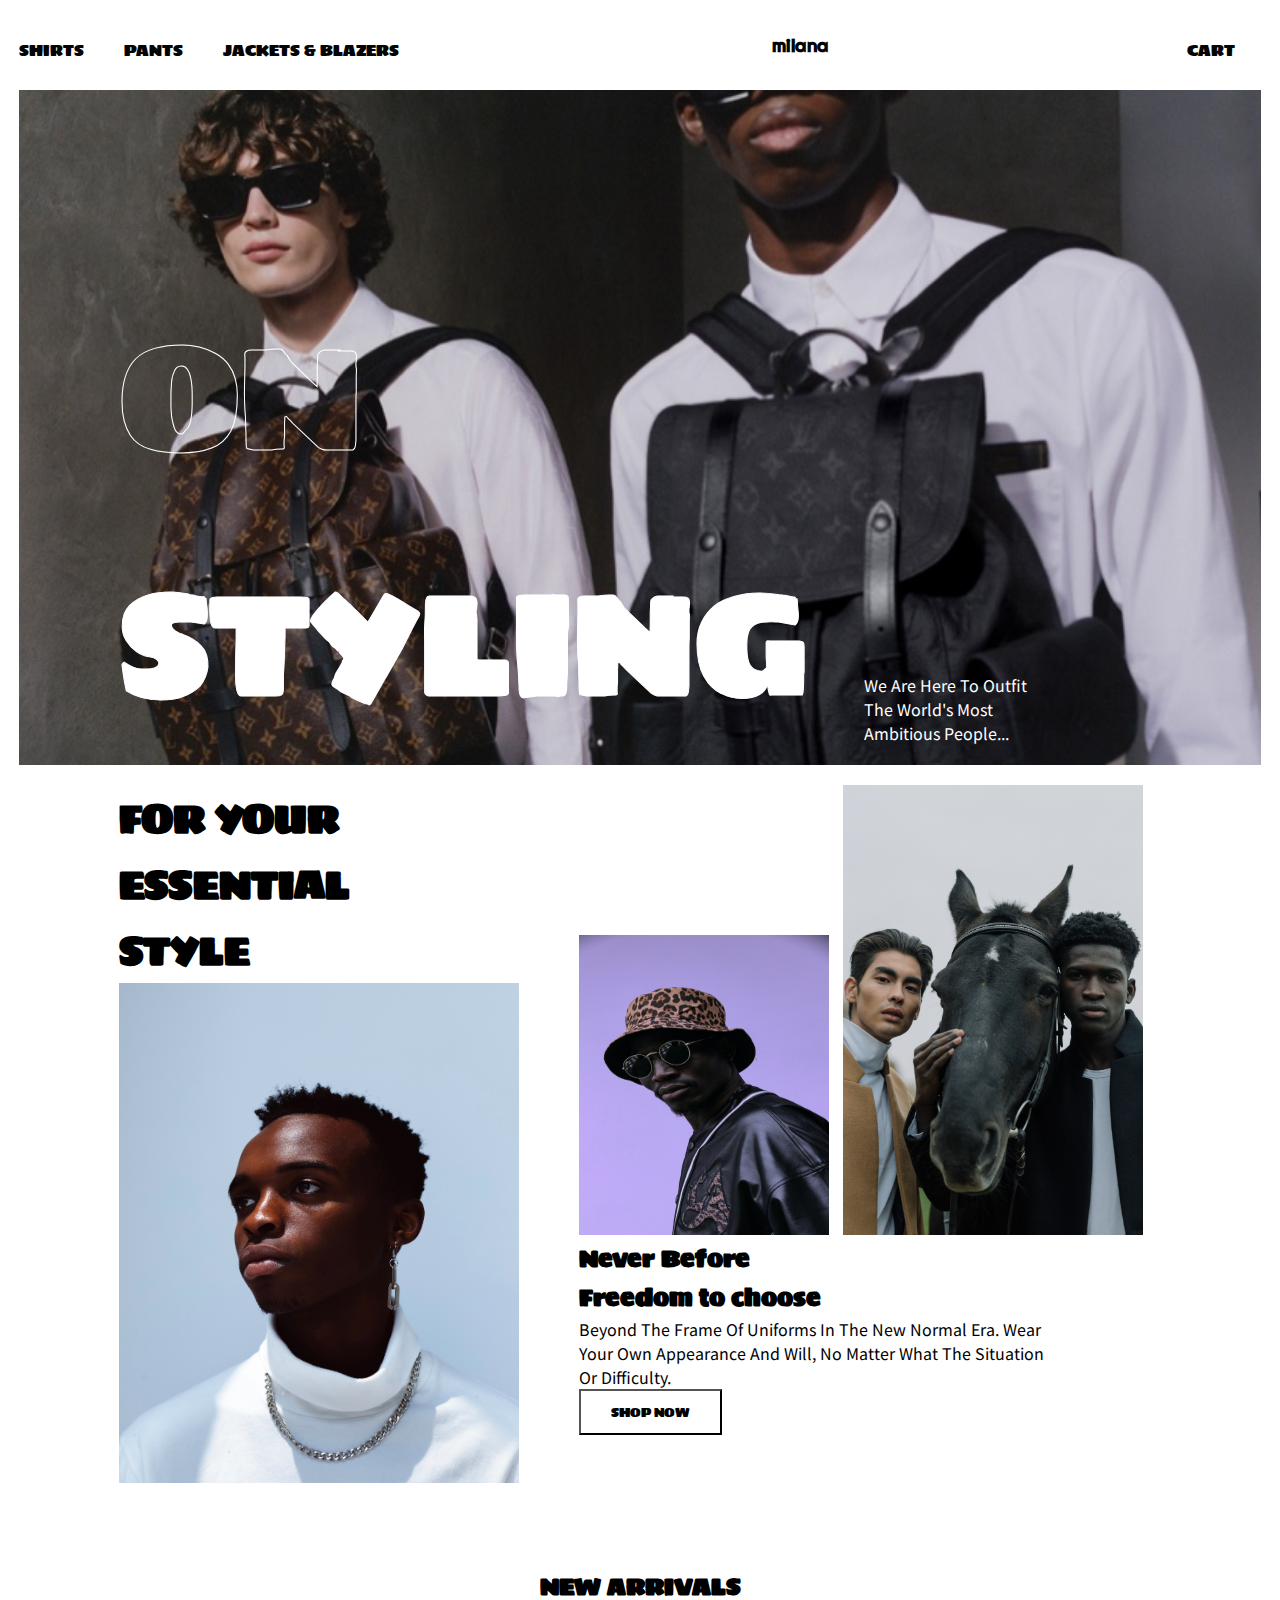
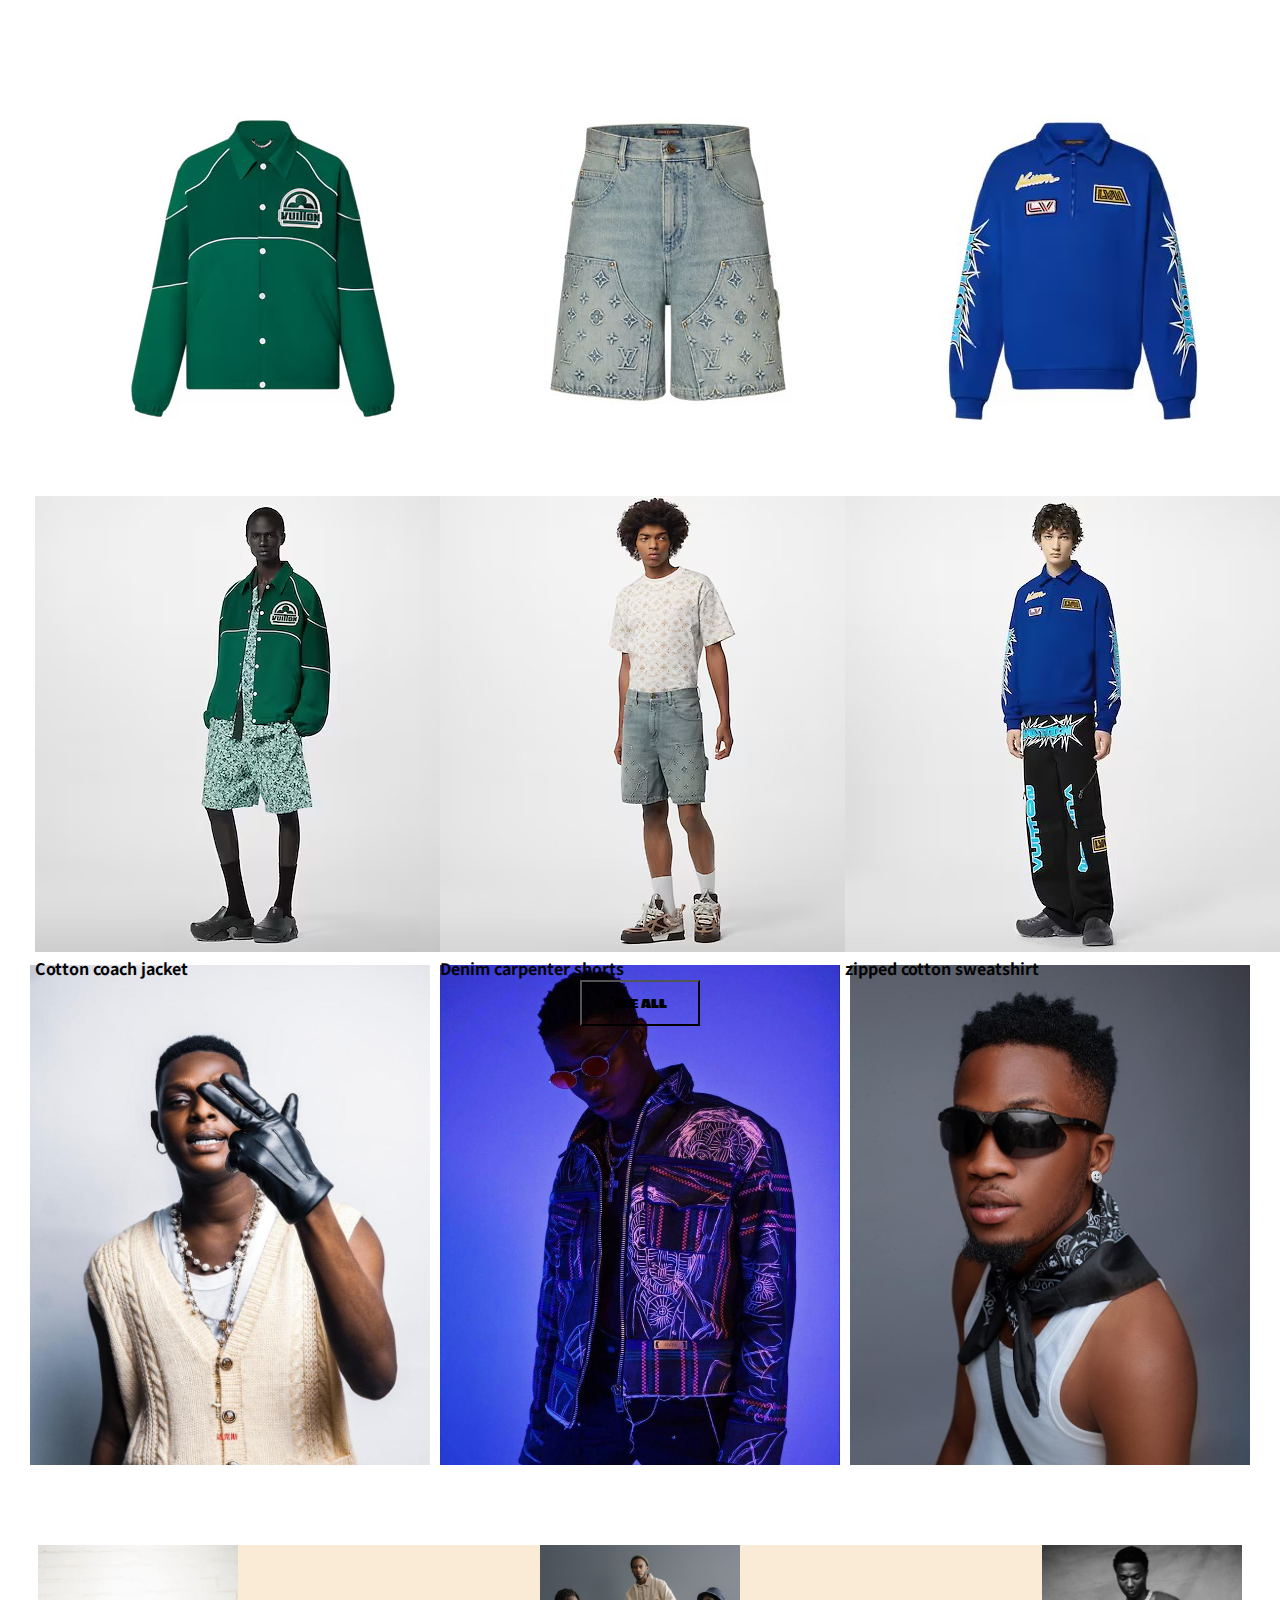
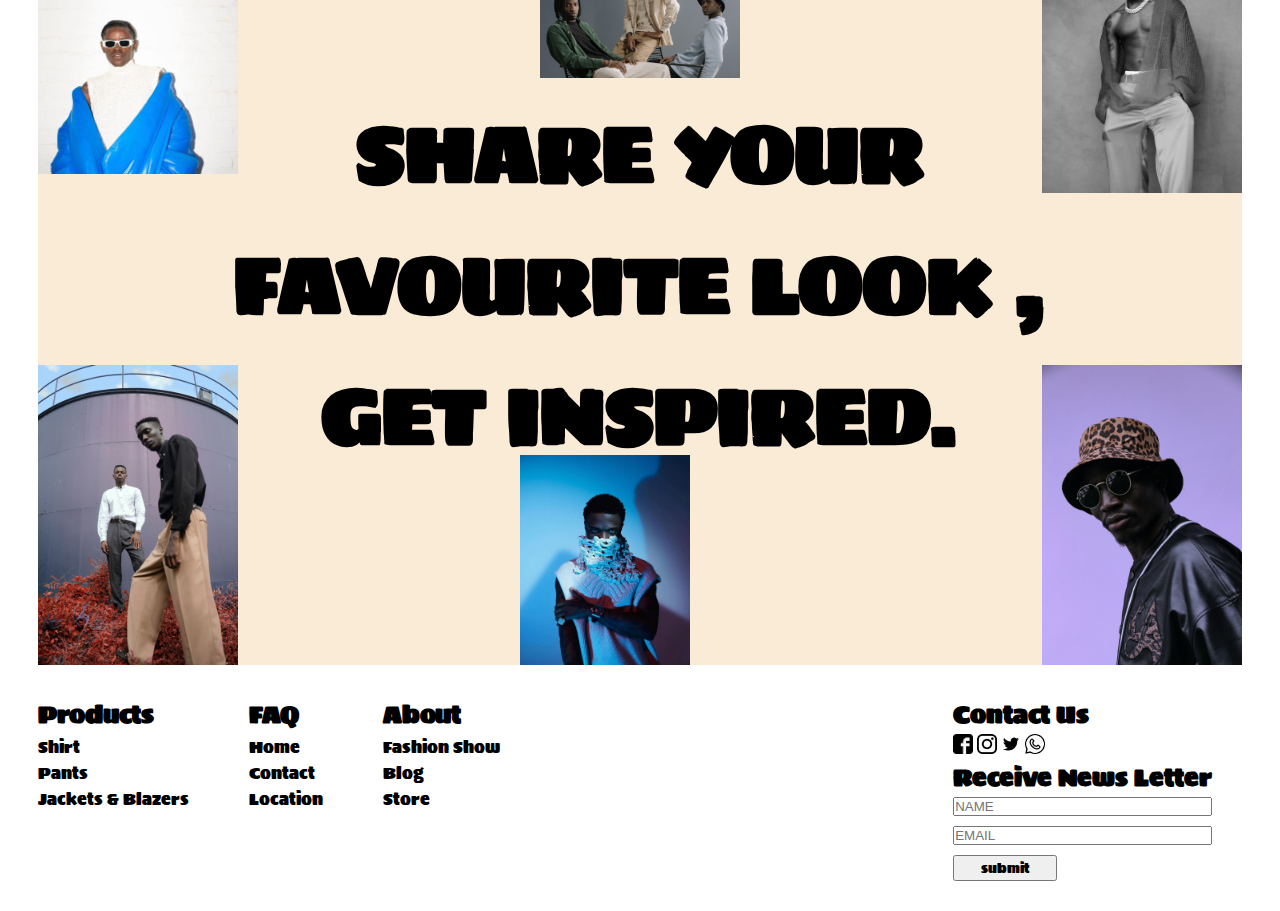
<file: index.html>
<!DOCTYPE html>
<html lang="en">
<head>
    <meta charset="UTF-8">
    <meta http-equiv="X-UA-Compatible" content="IE=edge">
    <meta name="viewport" content="width=device-width, initial-scale=1.0">
    <title>milana ecommerce </title>
    <link href="https://cdn.jsdelivr.net/npm/bootstrap@5.3.0/dist/css/bootstrap.min.css" rel="stylesheet" integrity="sha384-9ndCyUaIbzAi2FUVXJi0CjmCapSmO7SnpJef0486qhLnuZ2cdeRhO02iuK6FUUVM" crossorigin="anonymous">
    <link rel="stylesheet" href="./style.css">
</head>
<body>
  <div class="section">
  <nav>
    <div class="hamburger">
      <img src="./image/icon-hamburger.svg" alt="" class="open" onclick="showMenu()">
    </div>
<div class="menu">
  <div class="close" onclick="hideMenu()">
    <img src="./image/icon-close.svg" alt="">
  </div>
    <ul>
       <a href="./shirt.html"><li>SHIRTS</li></a>
        <a href="./pants.html"><li>PANTS</li></a>
        <a href="./jackets.html"><li>JACKETS & BLAZERS</li></a>
    </ul>
</div>
<div class="logo"> 
 <a href="./index.html"> <h3>milana</h3></a>
</div>
<div class="cart-display"> 
  <a href="./cart.html"><p class="total-items-in-cart home-cart">CART</p></a>
</div>

  </nav>
</div>
  <!-- end of navigation -->
  <div class="section">
    <div class="banner">
        <div class="left-text">
            <h1>ON <br> <span class="fill">STYLING</span></h1>
            
        </div>
        <div class="right-text"><p>we are here to outfit <br>
           the world's most <br> ambitious people...</p></div>
    </div>
  </div>
    <!-- end of banner -->
    <div class="section">
      <div class="body">
        <div class="body-left">
          <h2>FOR YOUR <br> ESSENTIAL <br> STYLE</h2>
          <img src="./image/dominik-kielbasa-35AIZbJqmx8-unsplash.jpg" alt="" width="400px" height="500px">
         </div>
         <div class="body-right">
          <img src="./image/pexels-reza-kargar-12513230.jpg" alt="" width="250px" height="300px">
          <img src="./image/pexels-cottonbro-studio-7654358.jpg" alt="" width="300px">
          <div class="body-right-text">
            <h2> Never Before <br>Freedom to choose</h2>
            <p>beyond the frame of uniforms in the new normal era. wear your own appearance and will,
            no matter what the situation or difficulty. 
            </p>
            <button class="button">SHOP NOW</button>
         </div>
       </div>
       
      </div>
    <!-- end of body -->
    <div class="section">
      <div class="new-arrivals">
        <h2>NEW ARRIVALS</h2>
        <div class="product-arrivals">

<div class="product">
  <div id="carouselExampleSlidesOnly" class="carousel slide slide-size" data-bs-ride="carousel" >
    <div class="carousel-inner">
      <div class="carousel-item active">
        <img src="./image/louis-vuitton-cotton-coach-jacket-Front view.jpg" class="d-block w-100" alt="...">
      </div>
      <div class="carousel-item">
        <img src="./image/louis-vuitton-cotton-coach-jacket-Worn view.jpg" class="d-block w-100" alt="...">
      </div>
    </div>
  </div>
 <a href="#"> <p><strong>Cotton coach jacket</strong></p></a>
</div>
<!-- end of slide 1 -->
<div class="product">
  <div id="carouselExampleSlidesOnly" class="carousel slide slide-size" data-bs-ride="carousel">
    <div class="carousel-inner">
      <div class="carousel-item active">
        <img src="./image/louis-vuitton-denim-carpenter-shorts-Front view.jpg" class="d-block w-100" alt="...">
      </div>
      <div class="carousel-item">
        <img src="./image/louis-vuitton-denim-carpenter-shorts-Worn view.jpg" class="d-block w-100" alt="...">
      </div>
    </div>
  </div>
  <a href="#"><p><strong>Denim carpenter shorts</strong></p></a>
</div>
<!-- end of slide 2 -->
<div class="product">
  <div id="carouselExampleSlidesOnly" class="carousel slide slide-size" data-bs-ride="carousel">
    <div class="carousel-inner">
      <div class="carousel-item active">
        <img src="./image/louis-vuitton-printed-half-zipped-cotton-sweatshirt--HPY14WZ77C65_PM2_Front view.jpg" class="d-block w-100" alt="...">
      </div>
      <div class="carousel-item">
        <img src="./image/louis-vuitton-printed-half-zipped-cotton-sweatshirt-Worn view.jpg" class="d-block w-100" alt="...">
      </div>
    </div>
  </div>
  <a href="#"><p><strong> zipped cotton sweatshirt</strong></p></a>
</div>
<!-- end of third slide -->
        </div>

        <button class="button">SEE ALL</button>
    
      </div>
    </div>
    <!-- end of arrivals section -->

    <div class="section">
      <div class="spring-summer">

        <h2>SPRING SUMMER <br> 2022 SHOW</h2>
        <div class="summer-show">
          <img src="./image/IMG-20230606-WA0001.jpg" alt="" width="400px">
          <img src="./image/IMG-20230606-WA0005.jpg" alt="" width="400px">
          <img src="./image/IMG-20230606-WA0004.jpg" alt="" width="400px">
        </div>

      </div>
    </div>
<!-- end of spring summer -->
<div class="section">
<div class="looks">
  <div class="share-your-looks">
    <img src="./image/IMG-20230606-WA0006.jpg" alt="" class="img1" width="200px">
    <img src="./image/IMG-20230606-WA0003.jpg" alt="" class="img2" width="200px">
    <img src="./image/prince-akachi-iuqcmC4NVNo-unsplash.jpg" alt="" class="img3" width="200px">
    <img src="./image/pexels-reza-kargar-12513230.jpg" alt="" class="img4" width="200px">
    <img src="./image/pexels-cottonbro-studio-6626999.jpg" alt="" class="img5" width="200px">
     <img src="./image/IMG-20230606-WA0000.jpg" alt="" class="img6" width="170px">
    <h1>
      share your <br>favourite look ,<br>get inspired.
    </h1>
  </div>
</div>
</div>
<!-- end of share your looks -->

  <footer>
    <div class="left-footer">
      <ul class="products-footer">
        <h2>Products</h2>
        <li>Shirt</li>
        <li>Pants</li>
        <li>Jackets & Blazers</li>
      </ul>
      <ul class="faq">
        <h2>FAQ</h2>
        <li>Home</li>
        <li>Contact</li>
        <li>Location</li>

      </ul>
      <ul class="about">
        <h2>About</h2>
        <li>Fashion Show</li>
        <li>Blog</li>
        <li>Store</li>
      </ul>
    </div>
<div class="right-footer">
<div class="contact">
  <h2>Contact Us</h2>
  <img src="./image/facebook logo.png" alt="" width="20px">
  <img src="./image/instagram.png" alt="" width="20px">
  <img src="./image/twitter.png" alt="" width="20px">
  <img src="./image/whatsapp.png" alt="" width="20px">
</div>
<div class="form">
  <h2>Receive News Letter</h2>
  <input type="text" placeholder="NAME">
  <input type="text" placeholder="EMAIL">
  <button class="button">submit</button>
</div>
</div>
  </footer>





  <script src="./store.js"></script>
  <script src="./app.js"></script>

    <script src="https://cdn.jsdelivr.net/npm/bootstrap@5.3.0/dist/js/bootstrap.bundle.min.js" integrity="sha384-geWF76RCwLtnZ8qwWowPQNguL3RmwHVBC9FhGdlKrxdiJJigb/j/68SIy3Te4Bkz" crossorigin="anonymous"></script>
</body>
</html>
</file>
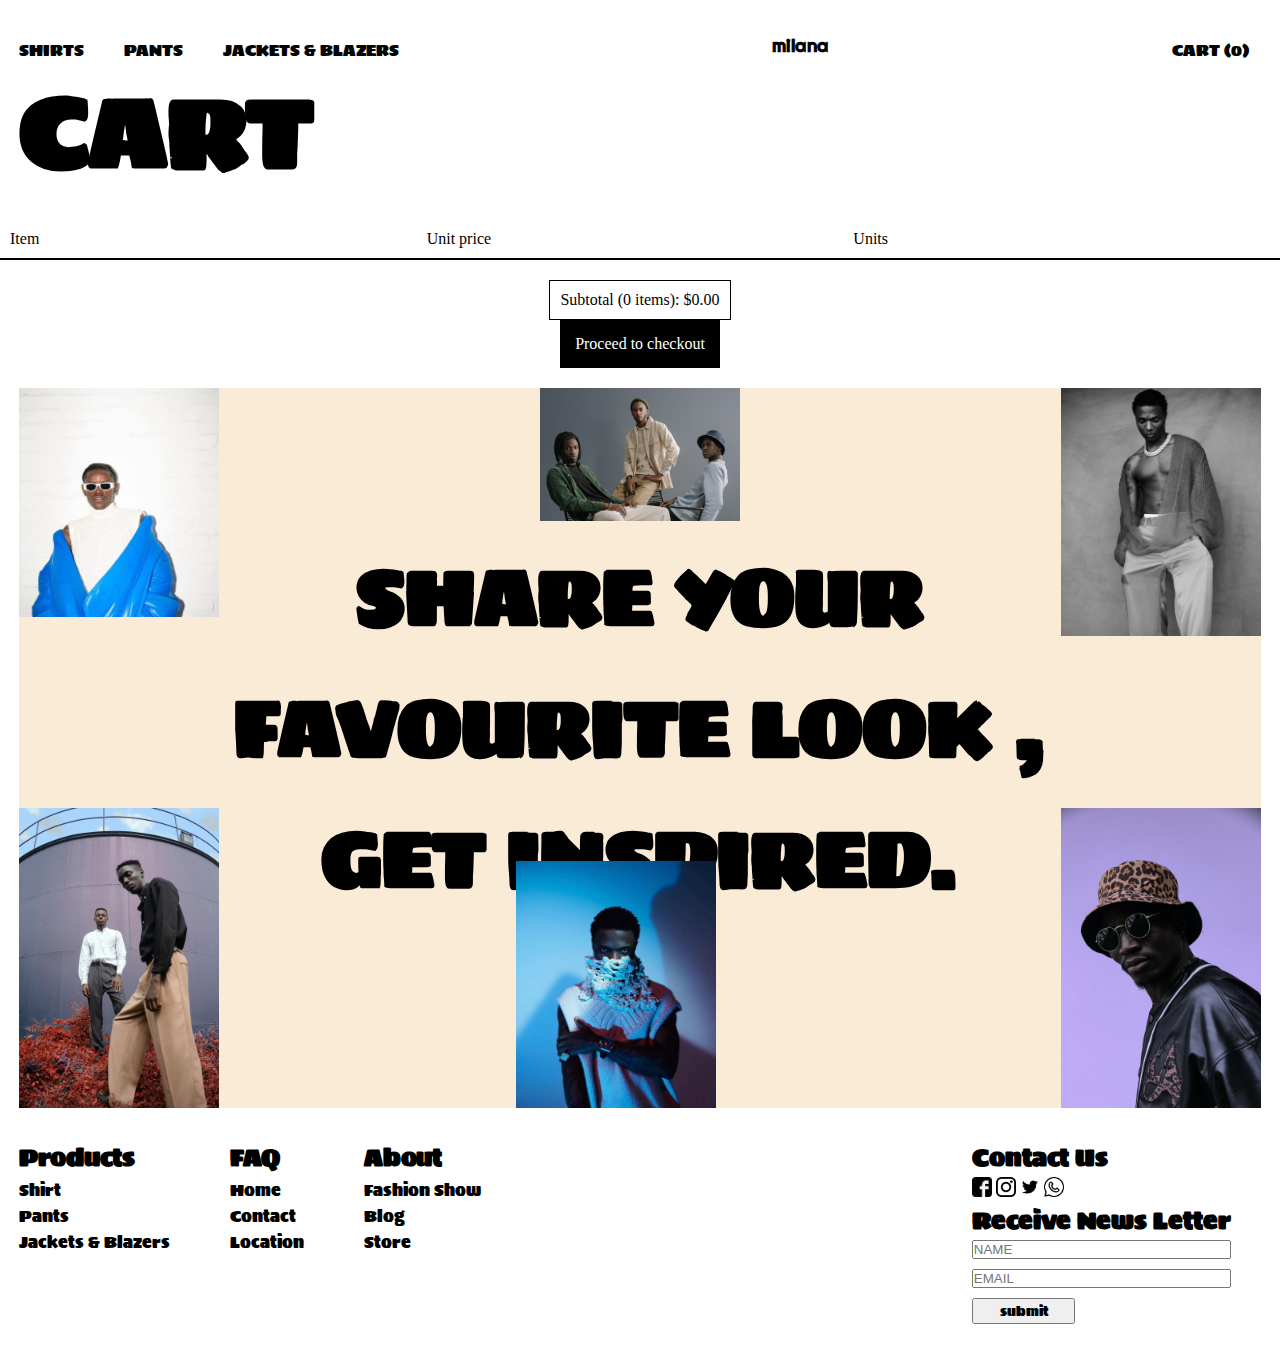
<file: cart.html>
<!DOCTYPE html>
<html lang="en">
<head>
    <meta charset="UTF-8">
    <meta http-equiv="X-UA-Compatible" content="IE=edge">
    <meta name="viewport" content="width=device-width, initial-scale=1.0">
    <link href="https://cdn.jsdelivr.net/npm/bootstrap@5.3.0/dist/css/bootstrap.min.css" rel="stylesheet" integrity="sha384-9ndCyUaIbzAi2FUVXJi0CjmCapSmO7SnpJef0486qhLnuZ2cdeRhO02iuK6FUUVM" crossorigin="anonymous">
    <link rel="stylesheet" href="./style.css">
    <title>cart</title>
</head>
<body>
    <div class="section">
        <nav>
            <div class="hamburger">
                <img src="./image/icon-hamburger.svg" alt="" class="open" onclick="showMenu()">
              </div>
            <div class="menu">
                <div class="close" onclick="hideMenu()">
                    <img src="./image/icon-close.svg" alt="">
                  </div>
                <ul>
                   <a href="./shirt.html"><li>SHIRTS</li></a>
                    <a href="./pants.html"><li>PANTS</li></a>
                    <a href="./jackets.html"><li>JACKETS & BLAZERS</li></a>
                </ul>
            </div>
            <div class="logo"> 
             <a href="./index.html"> <h3>milana</h3></a>
            </div>
            <div class="cart-display"> 
                <a href="./cart.html"><p class="total-items-in-cart">CART</p></a>
              </div>
            
              </nav>
            </div>
    <!--========================================== navigation============================== -->
    <!-- ================cart banner======================= -->
    <div class="section">
        <div class="explore-collection cart"> 
      <h1>
     CART
      </h1>
                
       </div>
    </div>
<!-- ============cart items ========================== -->

<sdiv class="section">

    <div class="cart-header">
        <div class="column1">Item</div>
        <div class="column2">Unit price</div>
        <div class="column3">Units</div>
       
    </div>

<div class="cart-items" id="cart-items">
    <!-- <div class="cart-item">
        <div class="item-info">
           <img src="./image/louis-vuitton-cotton-blend-tailored-shorts-Front view.jpg" alt="">
           <p> Cotton blend tailored shorts</p>
        </div>
        <div class="unit-price">
           <small>$</small>29.99
        </div>
        <div class="units">
           <div class="btn minus" >-</div>
           <div class="number" id="number"></div>
           <div class="btn plus">+</div>           
        </div>
   </div> -->
</div>
<!-- end of cart-items-->
<div class="cart-footer">
    <div class="subtotal">
        Subtotal (0 items): $0
    </div>
    <div class="checkout">
        Proceed to checkout
    </div>
</div>

</div>


<!-- =============end of cart items===================== -->
<div class="section">
    <div class="looks">
        <div class="share-your-looks">
          <img src="./image/IMG-20230606-WA0006.jpg" alt="" class="img1" width="200px">
          <img src="./image/IMG-20230606-WA0003.jpg" alt="" class="img2" width="200px">
          <img src="./image/prince-akachi-iuqcmC4NVNo-unsplash.jpg" alt="" class="img3" width="200px">
          <img src="./image/pexels-reza-kargar-12513230.jpg" alt="" class="img4" width="200px">
          <img src="./image/pexels-cottonbro-studio-6626999.jpg" alt="" class="img5" width="200px">
           <img src="./image/IMG-20230606-WA0000.jpg" alt="" class="img6" width="200px">
          <h1>
            share your <br>favourite look ,<br>get inspired.
          </h1>
        </div>
    </div>
       </div>
    
    
    <!--==============================================================begining of =========================================================footer  -->
    <footer>
    <div class="left-footer">
    <ul class="products-footer">
    <h2>Products</h2>
    <li>Shirt</li>
    <li>Pants</li>
    <li>Jackets & Blazers</li>
    </ul>
    <ul class="faq">
    <h2>FAQ</h2>
    <li>Home</li>
    <li>Contact</li>
    <li>Location</li>
    
    </ul>
    <ul class="about">
    <h2>About</h2>
    <li>Fashion Show</li>
    <li>Blog</li>
    <li>Store</li>
    </ul>
    </div>
    <div class="right-footer">
    <div class="contact">
    <h2>Contact Us</h2>
    <img src="./image/facebook logo.png" alt="" width="20px">
    <img src="./image/instagram.png" alt="" width="20px">
    <img src="./image/twitter.png" alt="" width="20px">
    <img src="./image/whatsapp.png" alt="" width="20px">
    </div>
    <div class="form">
    <h2>Receive News Letter</h2>
    <input type="text" placeholder="NAME">
    <input type="text" placeholder="EMAIL">
    <button class="button">submit</button>
    </div>
    </div>
    </footer>




    <script src="./store.js"></script>
    <script src="./app.js"></script>
    <script src="https://cdn.jsdelivr.net/npm/bootstrap@5.3.0/dist/js/bootstrap.bundle.min.js" integrity="sha384-geWF76RCwLtnZ8qwWowPQNguL3RmwHVBC9FhGdlKrxdiJJigb/j/68SIy3Te4Bkz" crossorigin="anonymous"></script>
    
    
    
    
</body>
</html>
</file>
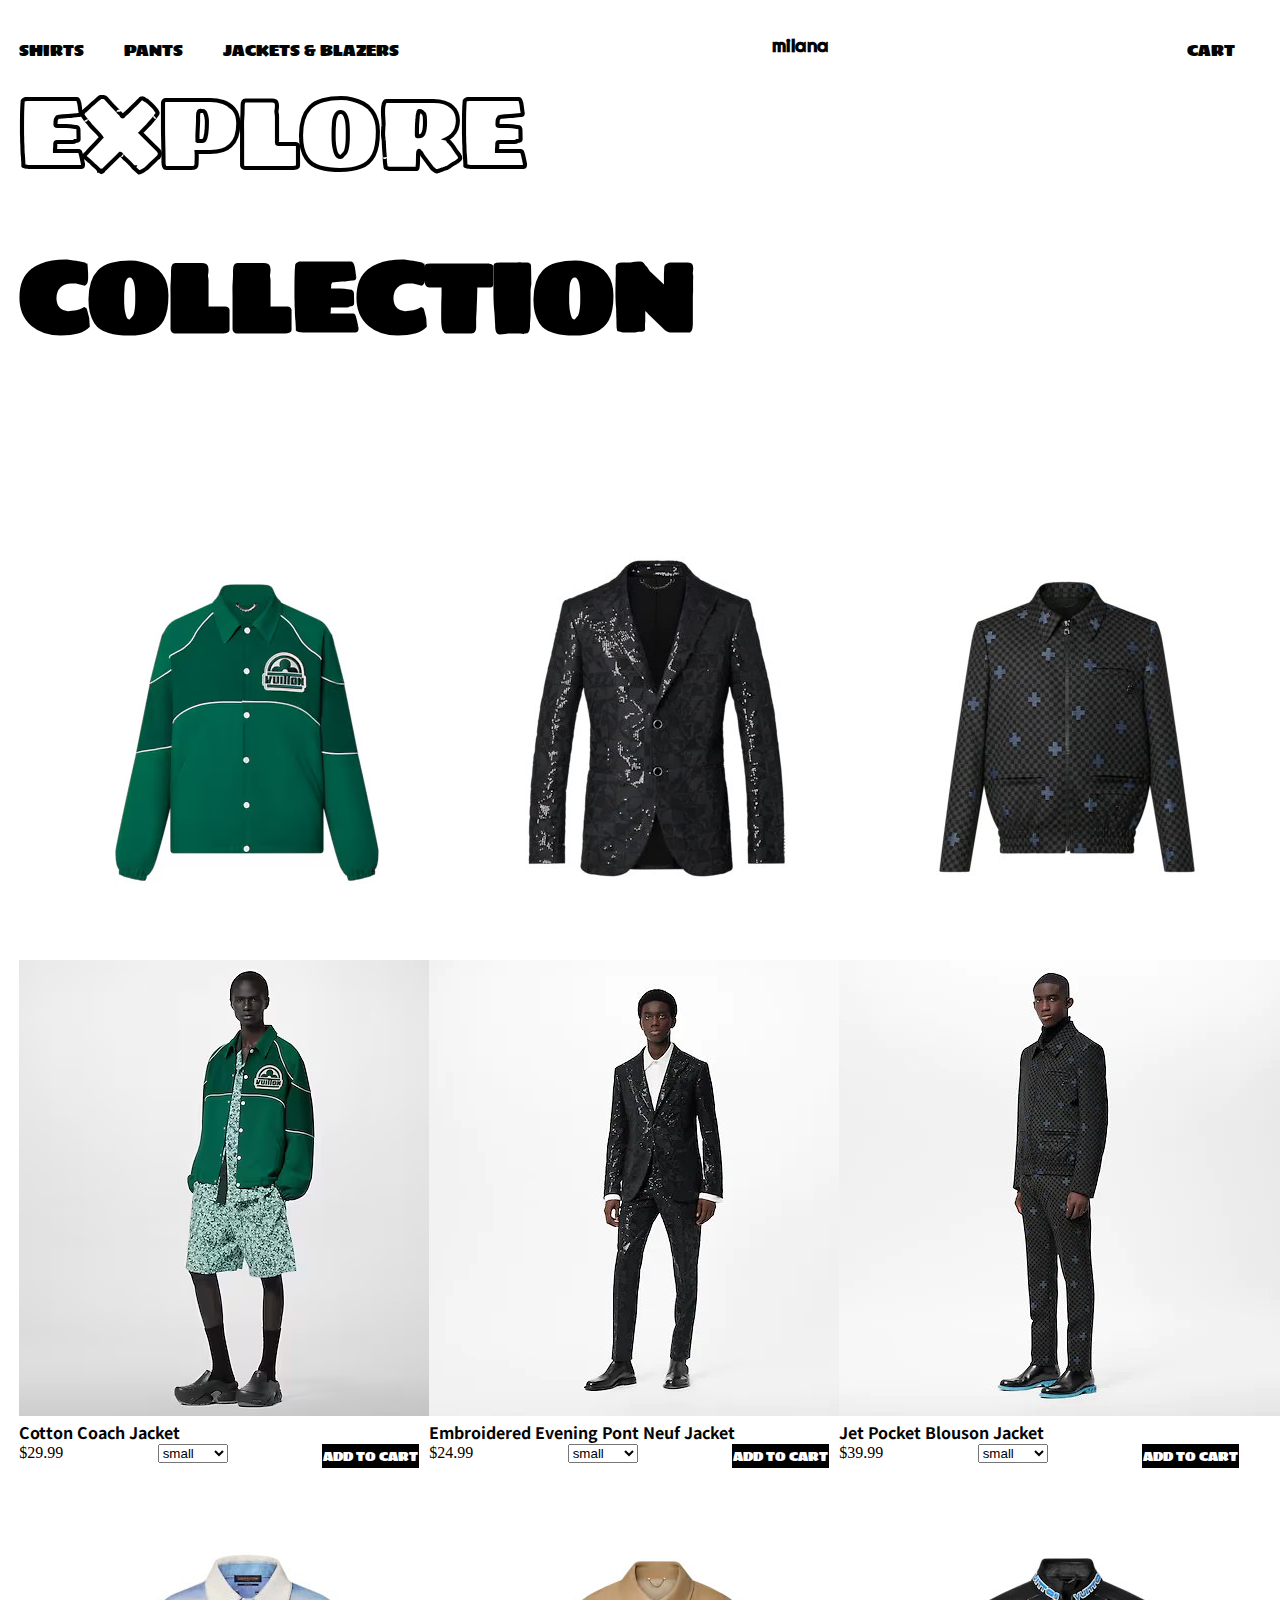
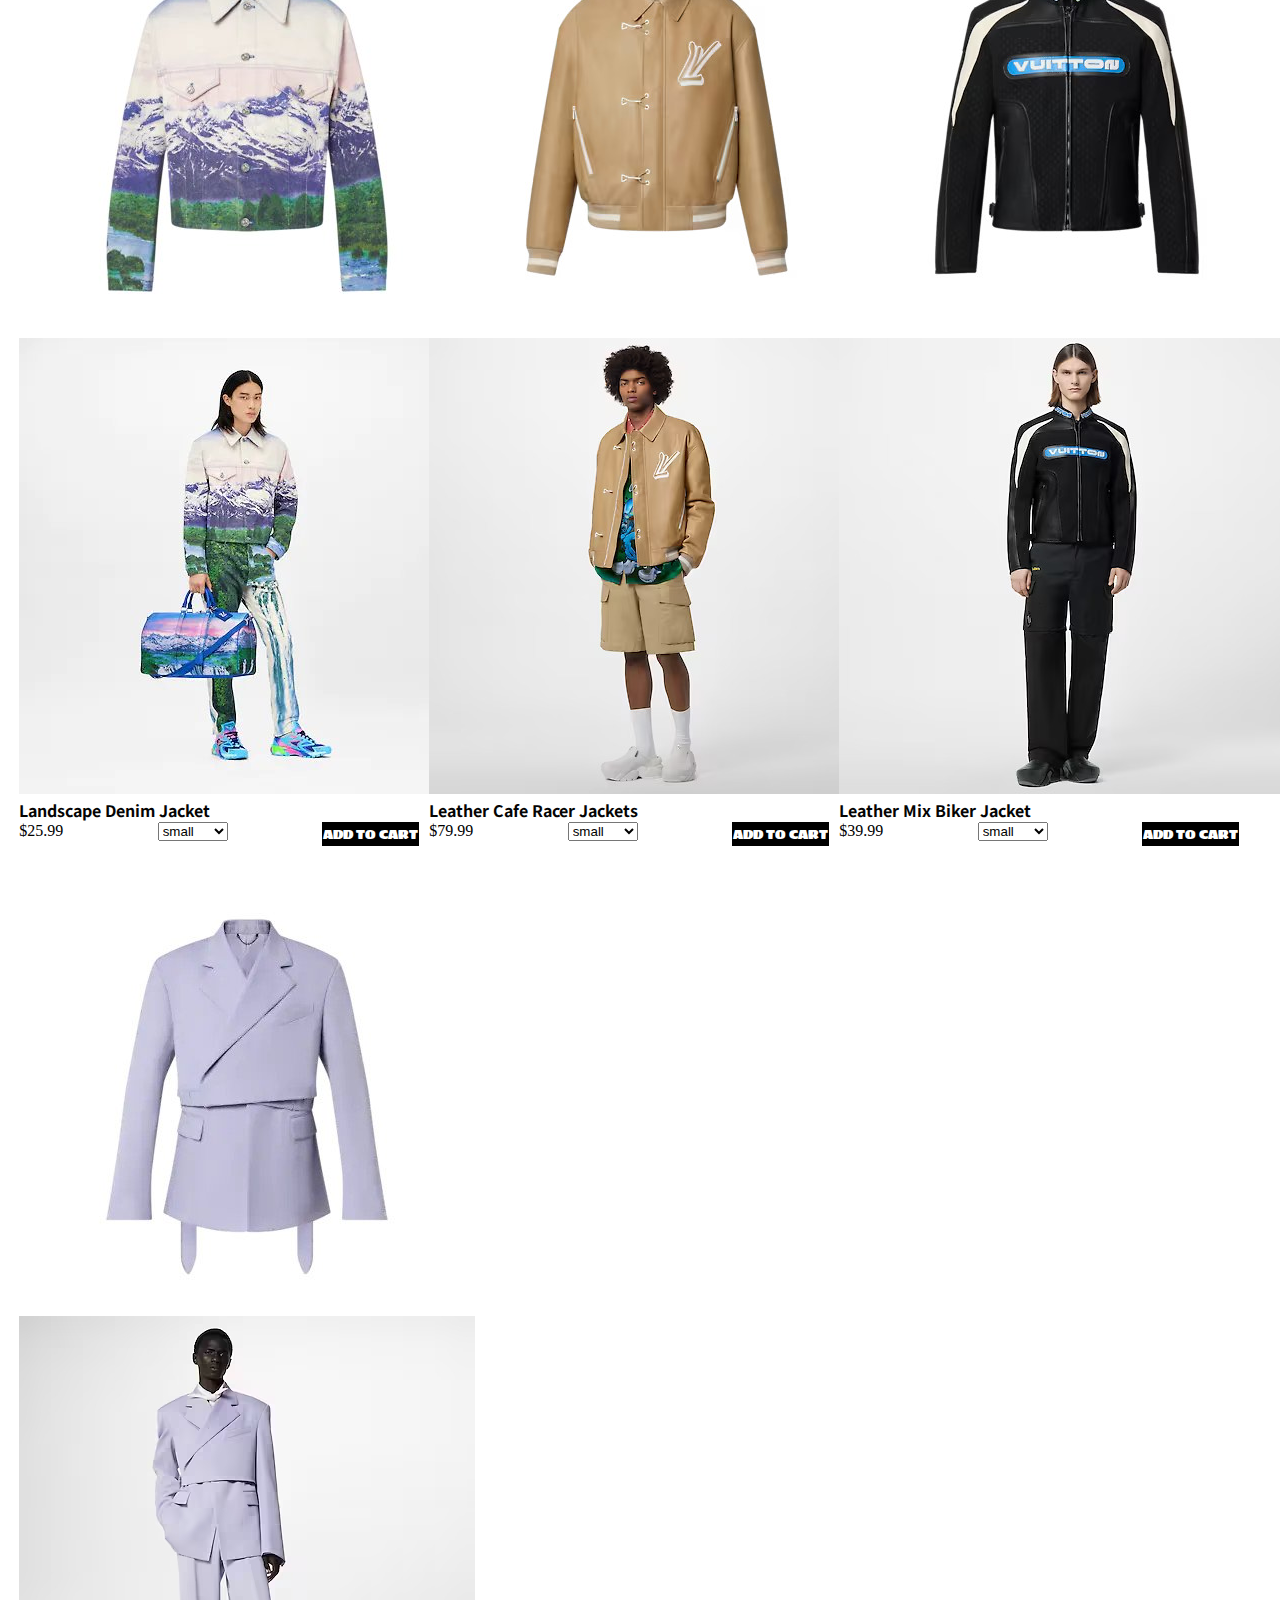
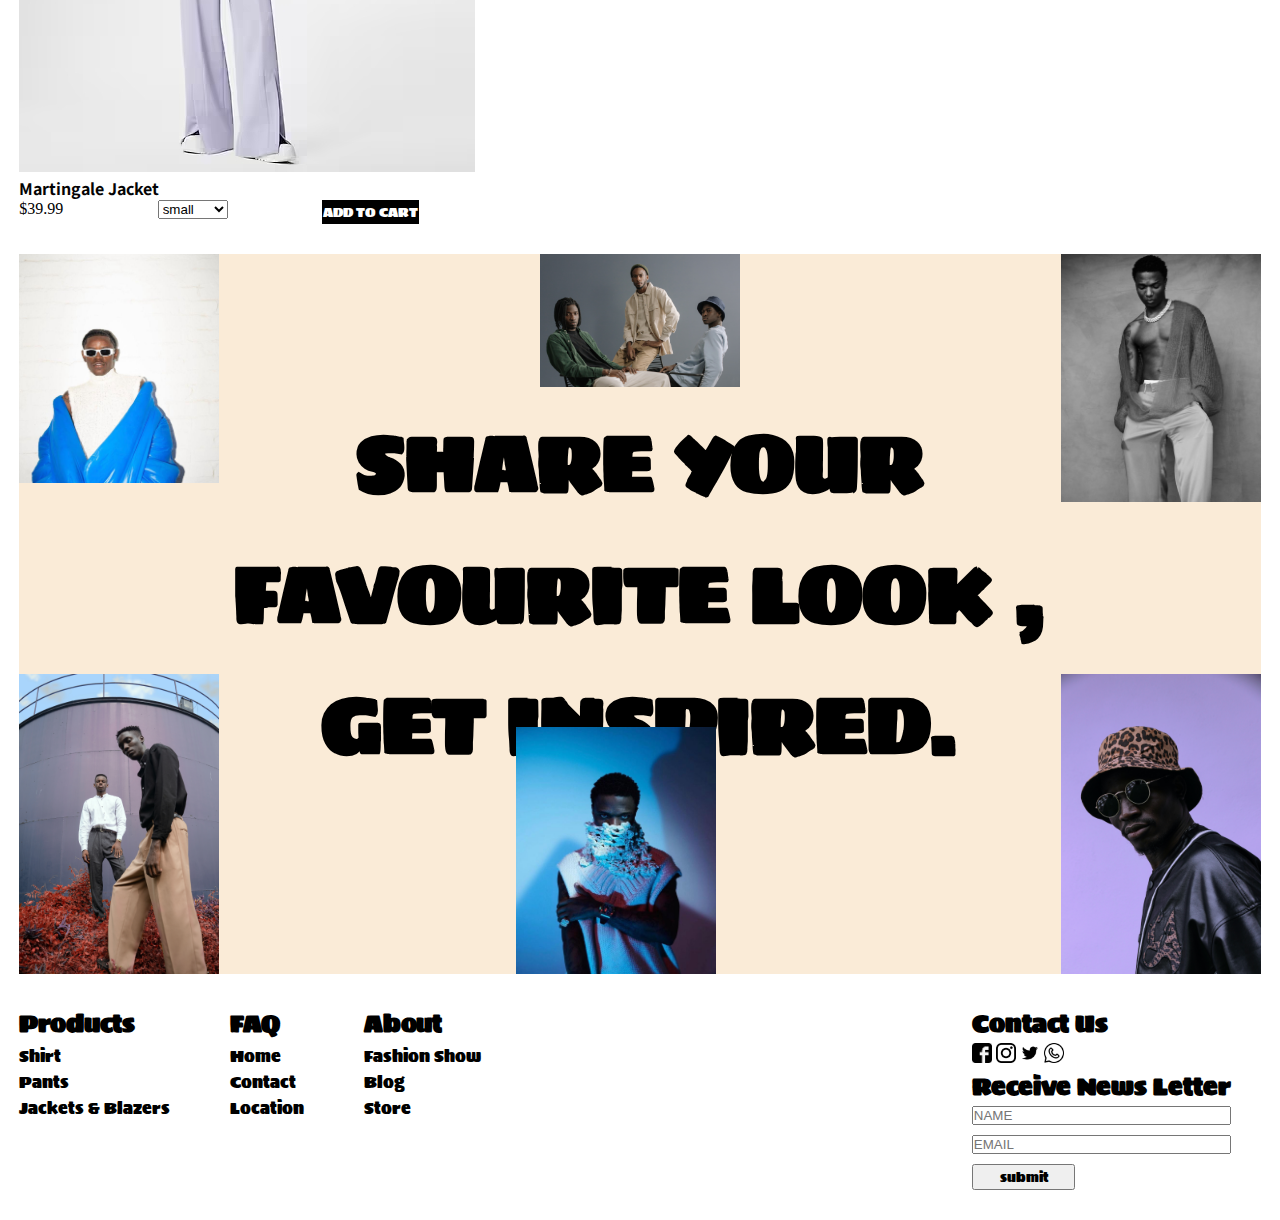
<file: jackets.html>
<!DOCTYPE html>
<html lang="en">
<head>
    <meta charset="UTF-8">
    <meta http-equiv="X-UA-Compatible" content="IE=edge">
    <meta name="viewport" content="width=device-width, initial-scale=1.0">
    <title>JACKETS & BLAZERS</title>
    <link href="https://cdn.jsdelivr.net/npm/bootstrap@5.3.0/dist/css/bootstrap.min.css" rel="stylesheet" integrity="sha384-9ndCyUaIbzAi2FUVXJi0CjmCapSmO7SnpJef0486qhLnuZ2cdeRhO02iuK6FUUVM" crossorigin="anonymous">
    <link rel="stylesheet" href="./style.css">
</head>
<body>
    <div class='section'>
        <nav>
          <div class="hamburger">
            <img src="./image/icon-hamburger.svg" alt="" class="open" onclick="showMenu()">
          </div>
            <div class="menu">
              <div class="close" onclick="hideMenu()">
                <img src="./image/icon-close.svg" alt="">
              </div>
                <ul>
                   <a href="./shirt.html"><li>SHIRTS</li></a>
                    <a href="./pants.html"><li>PANTS</li></a>
                    <a href="./jackets.html"><li>JACKETS & BLAZERS</li></a>
                </ul>
            </div>
            <div class="logo"> 
             <a href="./index.html"> <h3>milana</h3></a>
            </div>
            <div class="cart-display"> 
              <a href="./cart.html"><p class="total-items-in-cart">CART</p></a>
            </div>
            
              </nav>
            </div>

 <!-- ======================explore collection================================== -->


 <div class="section">
  <div class="explore-collection"> 
<h1>
<span class="fill"> EXPLORE </span><br> COLLECTION
</h1>
          
 </div>
</div>



<!-- ================================beginning of shop=========================== -->
<div class="section">
<div class="jackets">
 
</div>

</div>




  <!-- =======================end of shop ======================================================-->
<div class="section">
  <div class="looks">
    <div class="share-your-looks">
      <img src="./image/IMG-20230606-WA0006.jpg" alt="" class="img1" width="200px">
      <img src="./image/IMG-20230606-WA0003.jpg" alt="" class="img2" width="200px">
      <img src="./image/prince-akachi-iuqcmC4NVNo-unsplash.jpg" alt="" class="img3" width="200px">
      <img src="./image/pexels-reza-kargar-12513230.jpg" alt="" class="img4" width="200px">
      <img src="./image/pexels-cottonbro-studio-6626999.jpg" alt="" class="img5" width="200px">
       <img src="./image/IMG-20230606-WA0000.jpg" alt="" class="img6" width="200px">
      <h1>
        share your <br>favourite look ,<br>get inspired.
      </h1>
    </div>
  </div>
</div>



<!--==============================================================begining of =========================================================footer  -->
<footer>
  <div class="left-footer">
  <ul class="products-footer">
    <h2>Products</h2>
   <li>Shirt</li>
   <li>Pants</li>
    <li>Jackets & Blazers</li>
 </ul>
<ul class="faq">
  <h2>FAQ</h2>
  <li>Home</li>
  <li>Contact</li>
  <li>Location</li>

</ul>
<ul class="about">
<h2>About</h2>
<li>Fashion Show</li>
<li>Blog</li>
<li>Store</li>
</ul>
</div>
<div class="right-footer">
<div class="contact">
<h2>Contact Us</h2>
<img src="./image/facebook logo.png" alt="" width="20px">
<img src="./image/instagram.png" alt="" width="20px">
<img src="./image/twitter.png" alt="" width="20px">
<img src="./image/whatsapp.png" alt="" width="20px">
</div>
<div class="form">
<h2>Receive News Letter</h2>
<input type="text" placeholder="NAME">
<input type="text" placeholder="EMAIL">
<button class="button">submit</button>
</div>
</div>
</footer>






            <script src="./store.js"></script>
            <script src="./app.js"></script>
            <script src="https://cdn.jsdelivr.net/npm/bootstrap@5.3.0/dist/js/bootstrap.bundle.min.js" integrity="sha384-geWF76RCwLtnZ8qwWowPQNguL3RmwHVBC9FhGdlKrxdiJJigb/j/68SIy3Te4Bkz" crossorigin="anonymous"></script>
</body>
</html>
</file>
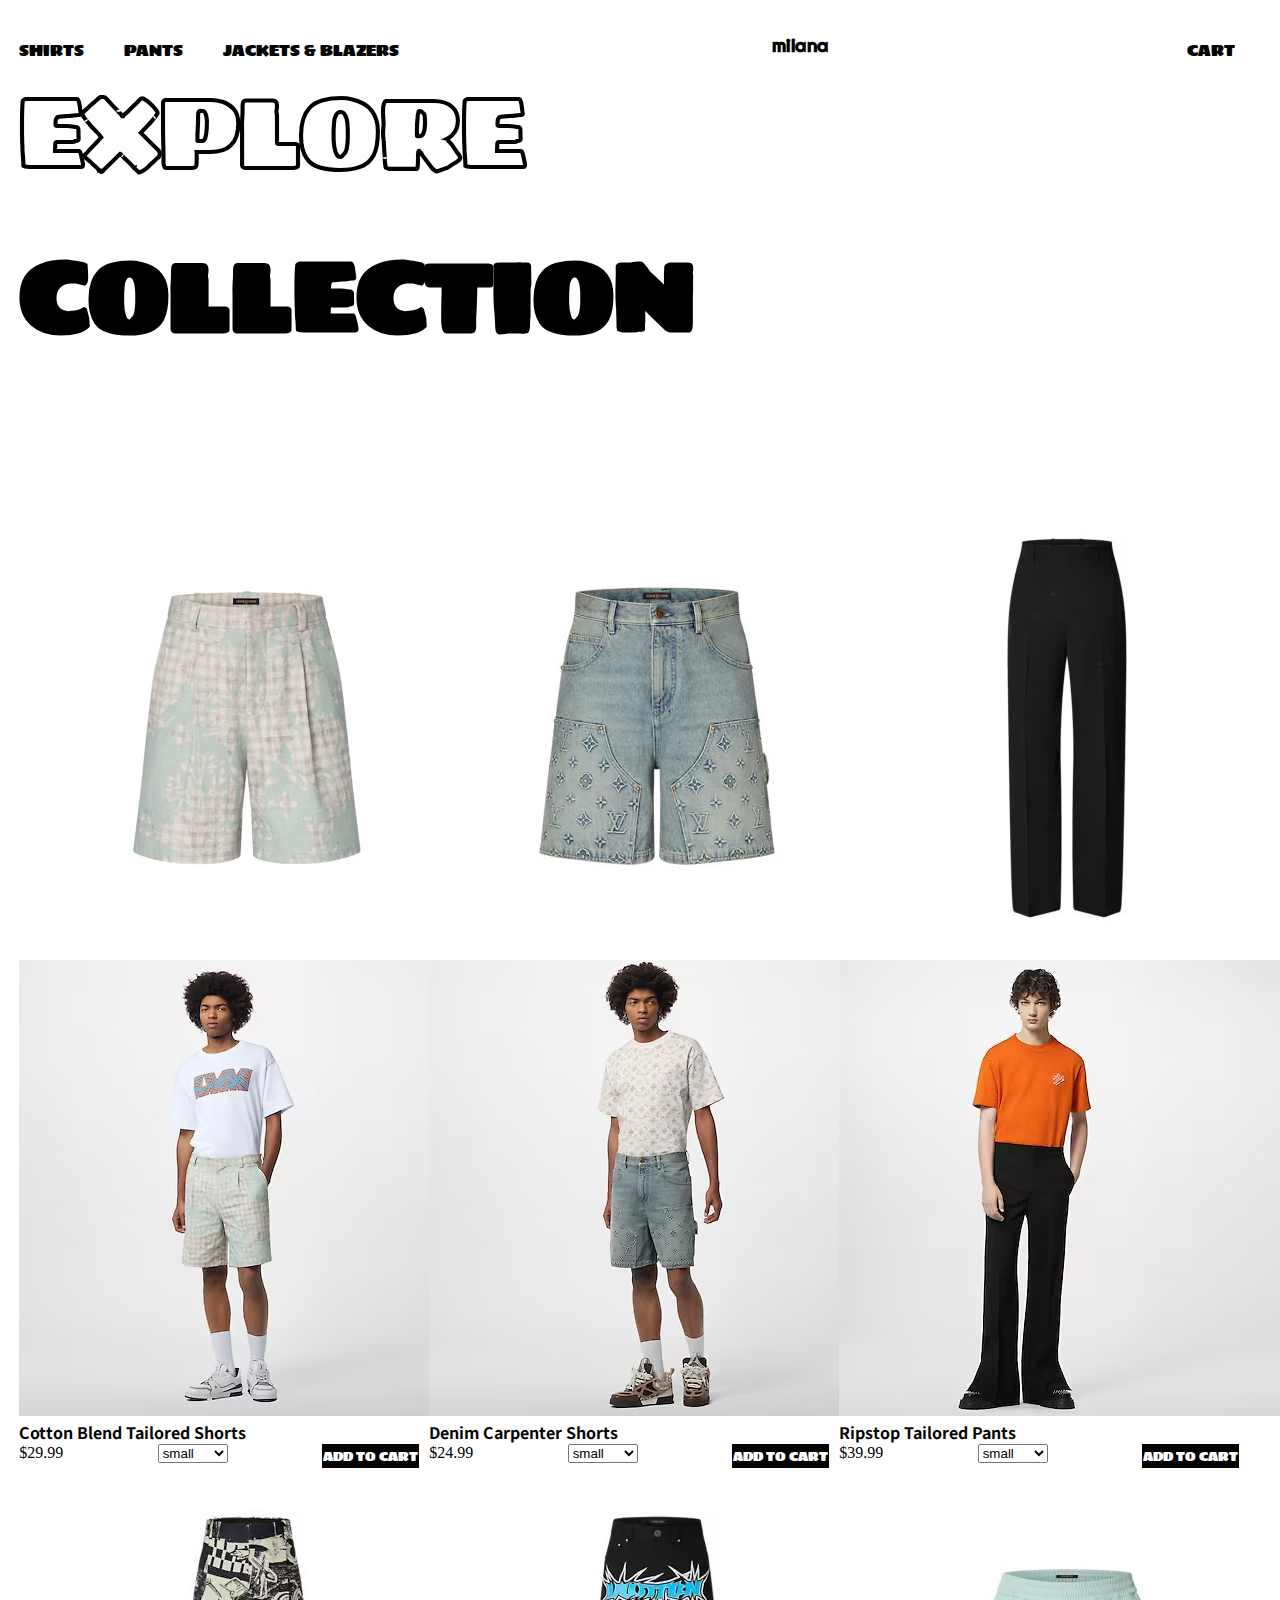
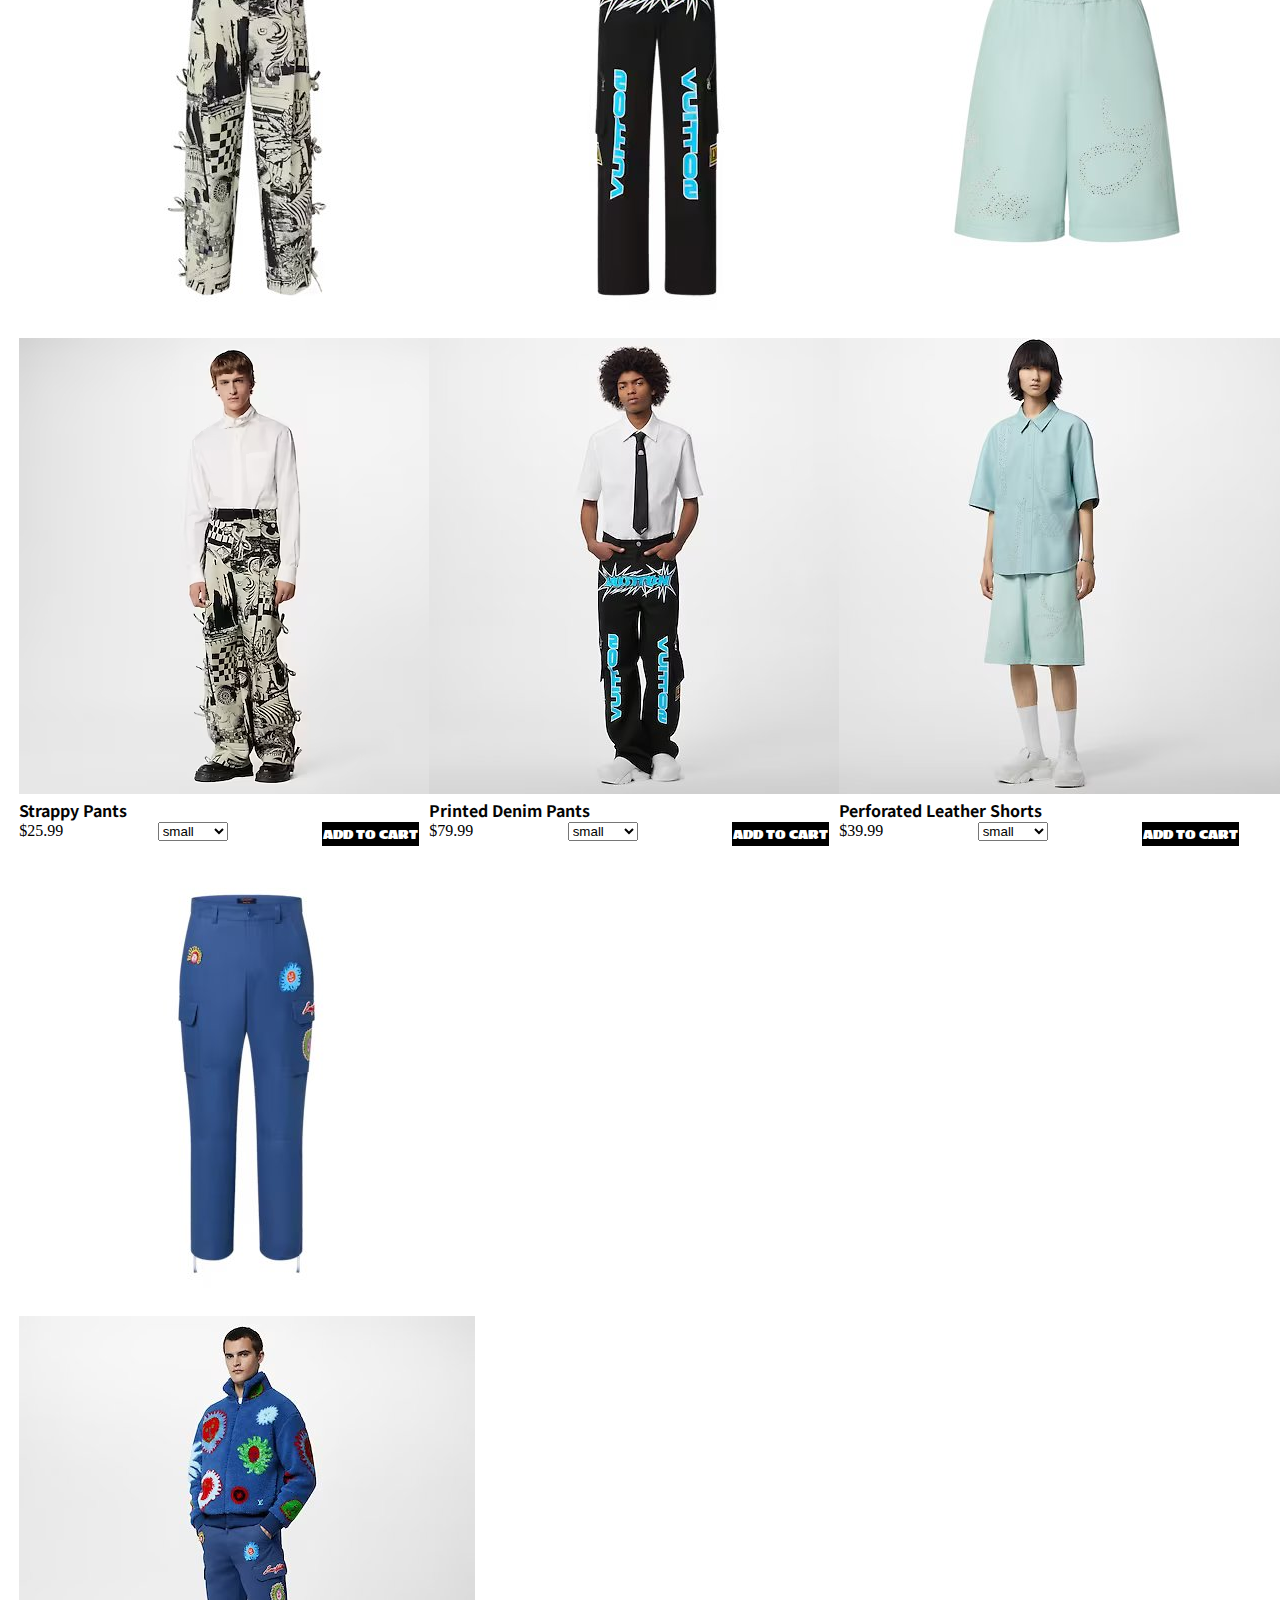
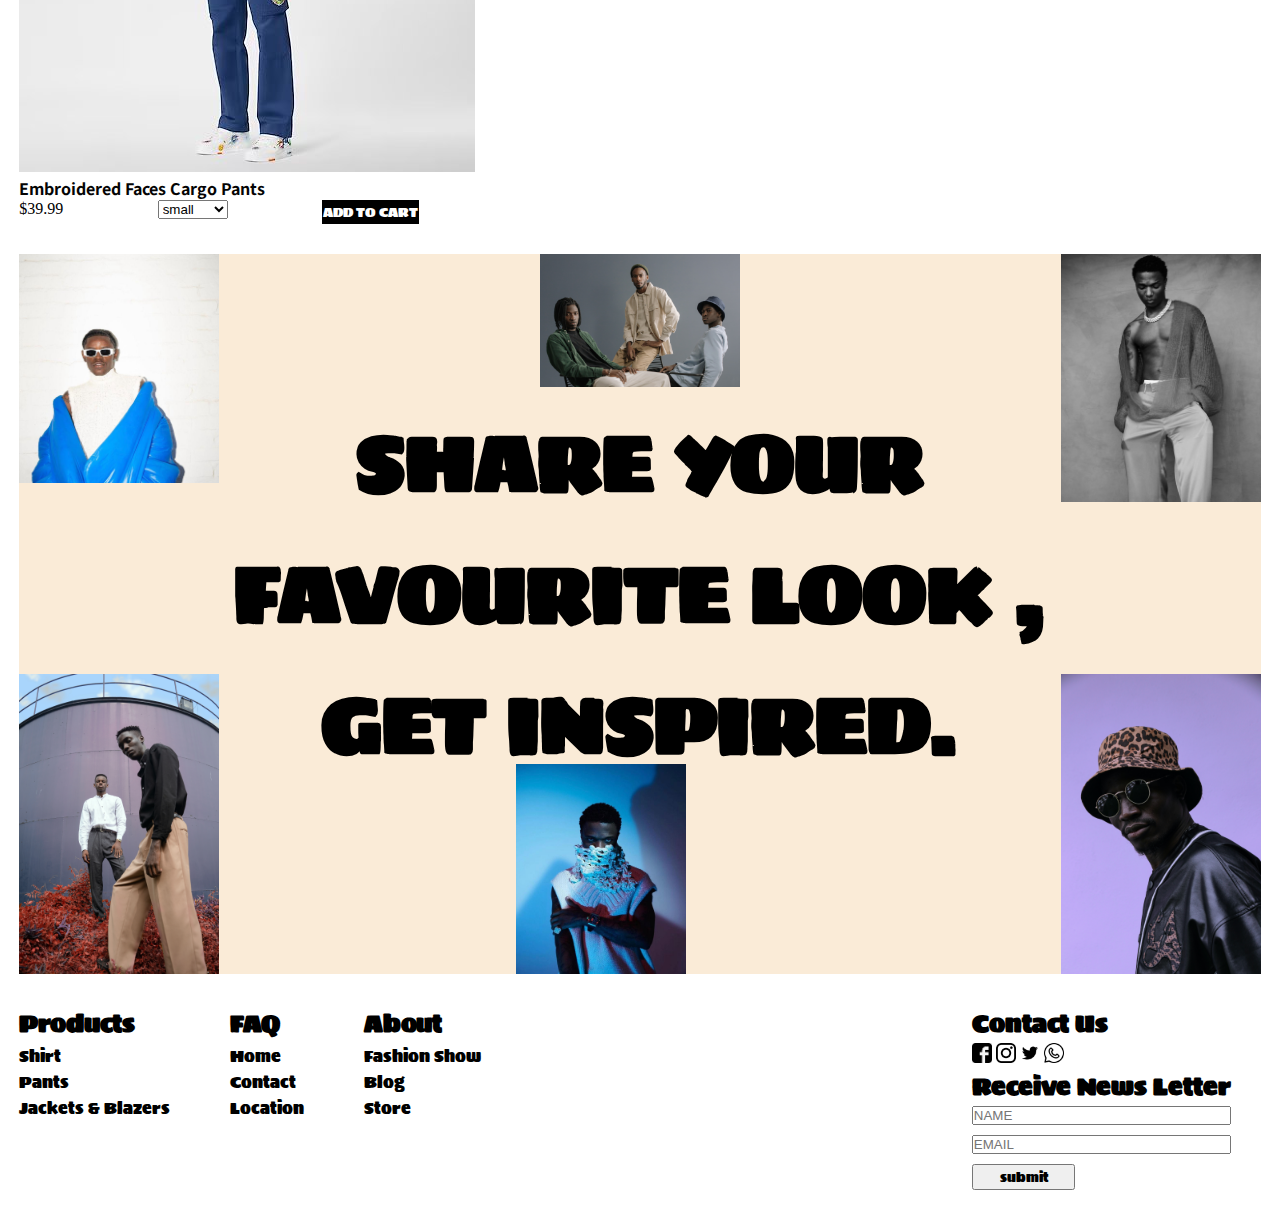
<file: pants.html>
<!DOCTYPE html>
<html lang="en">
<head>
    <meta charset="UTF-8">
    <meta http-equiv="X-UA-Compatible" content="IE=edge">
    <meta name="viewport" content="width=device-width, initial-scale=1.0">
    <title>Pants</title>
    <link href="https://cdn.jsdelivr.net/npm/bootstrap@5.3.0/dist/css/bootstrap.min.css" rel="stylesheet" integrity="sha384-9ndCyUaIbzAi2FUVXJi0CjmCapSmO7SnpJef0486qhLnuZ2cdeRhO02iuK6FUUVM" crossorigin="anonymous">
    <link rel="stylesheet" href="./style.css">
</head>
<body>
    <div class="section">
        <nav>
          <div class="hamburger">
            <img src="./image/icon-hamburger.svg" alt="" class="open" onclick="showMenu()">
          </div>
            <div class="menu">
              <div class="close" onclick="hideMenu()">
                <img src="./image/icon-close.svg" alt="">
              </div>
                <ul>
                   <a href="./shirt.html"><li>SHIRTS</li></a>
                    <a href="./pants.html"><li>PANTS</li></a>
                    <a href="./jackets.html"><li>JACKETS & BLAZERS</li></a>
                </ul>
            </div>
            <div class="logo"> 
             <a href="./index.html"> <h3>milana</h3></a>
            </div>
            <div class="cart-display"> 
              <a href="./cart.html"><p class="total-items-in-cart">CART</p></a>
            </div>
            
              </nav>
            </div> 
            <!-- ======================explore collection================================== -->


            <div class="section">
              <div class="explore-collection"> 
         <h1>
            <span class="fill"> EXPLORE </span><br> COLLECTION
         </h1>
                      
             </div>
            </div>

            <!-- ================================beginning of shop=========================== -->
            <div class="section">
<div class="pants" id="pant">
   <!-- end of pant -->
</div><!-- end of pants -->

</div>
              <!-- end of shop -->
  <div class="section">
        <div class="looks">
            <div class="share-your-looks">
              <img src="./image/IMG-20230606-WA0006.jpg" alt="" class="img1" width="200px">
              <img src="./image/IMG-20230606-WA0003.jpg" alt="" class="img2" width="200px">
              <img src="./image/prince-akachi-iuqcmC4NVNo-unsplash.jpg" alt="" class="img3" width="200px">
              <img src="./image/pexels-reza-kargar-12513230.jpg" alt="" class="img4" width="200px">
              <img src="./image/pexels-cottonbro-studio-6626999.jpg" alt="" class="img5" width="200px">
               <img src="./image/IMG-20230606-WA0000.jpg" alt="" class="img6" width="170px">
              <h1>
                share your <br>favourite look ,<br>get inspired.
              </h1>
            </div>
          </div>
          
        </div>


        <!--begining of footer  -->
  <footer>
    <div class="left-footer">
      <ul class="products-footer">
        <h2>Products</h2>
        <li>Shirt</li>
        <li>Pants</li>
        <li>Jackets & Blazers</li>
      </ul>
      <ul class="faq">
        <h2>FAQ</h2>
        <li>Home</li>
        <li>Contact</li>
        <li>Location</li>

      </ul>
      <ul class="about">
        <h2>About</h2>
        <li>Fashion Show</li>
        <li>Blog</li>
        <li>Store</li>
      </ul>
    </div>
<div class="right-footer">
<div class="contact">
  <h2>Contact Us</h2>
  <img src="./image/facebook logo.png" alt="" width="20px">
  <img src="./image/instagram.png" alt="" width="20px">
  <img src="./image/twitter.png" alt="" width="20px">
  <img src="./image/whatsapp.png" alt="" width="20px">
</div>
<div class="form">
  <h2>Receive News Letter</h2>
  <input type="text" placeholder="NAME">
  <input type="text" placeholder="EMAIL">
  <button class="button">submit</button>
</div>
</div>
  </footer>







            <script src="./store.js"></script>
            <script src="./app.js"></script>
            <script src="https://cdn.jsdelivr.net/npm/bootstrap@5.3.0/dist/js/bootstrap.bundle.min.js" integrity="sha384-geWF76RCwLtnZ8qwWowPQNguL3RmwHVBC9FhGdlKrxdiJJigb/j/68SIy3Te4Bkz" crossorigin="anonymous"></script>

</body>
</html>
</file>
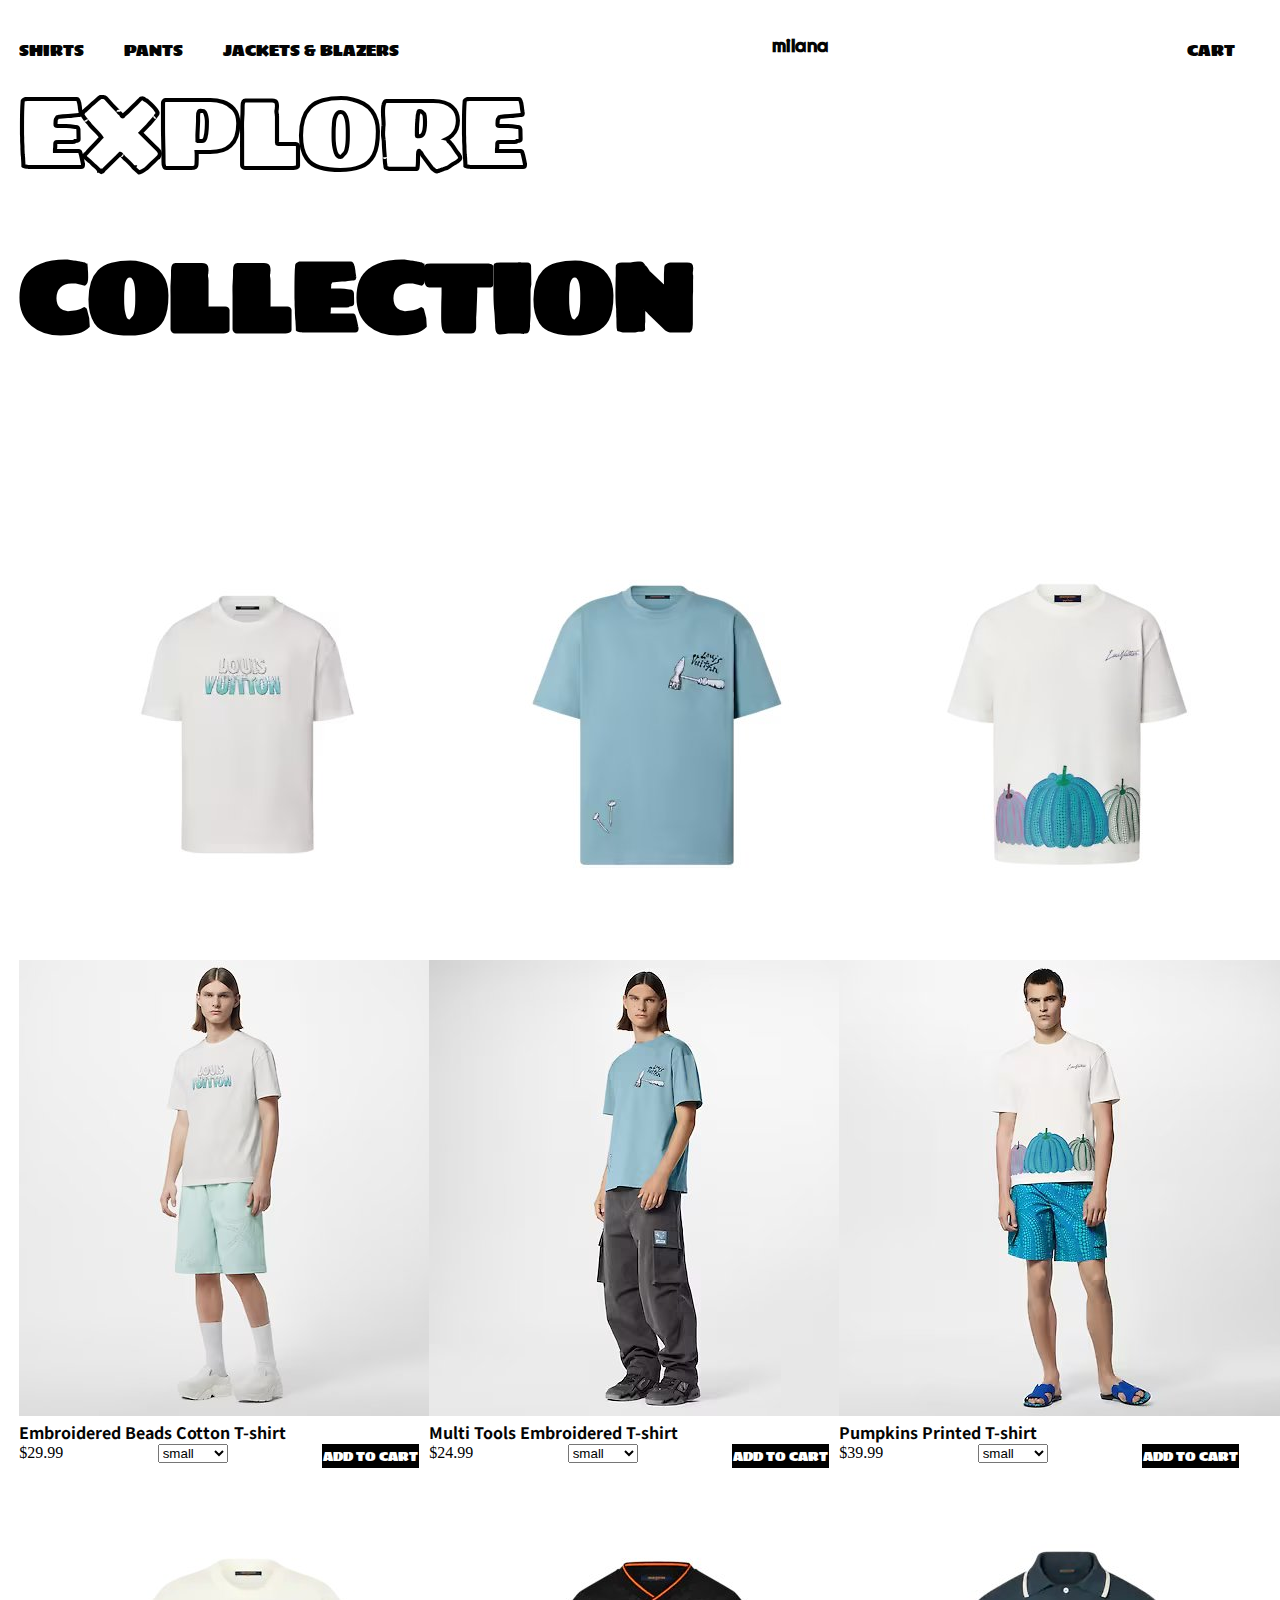
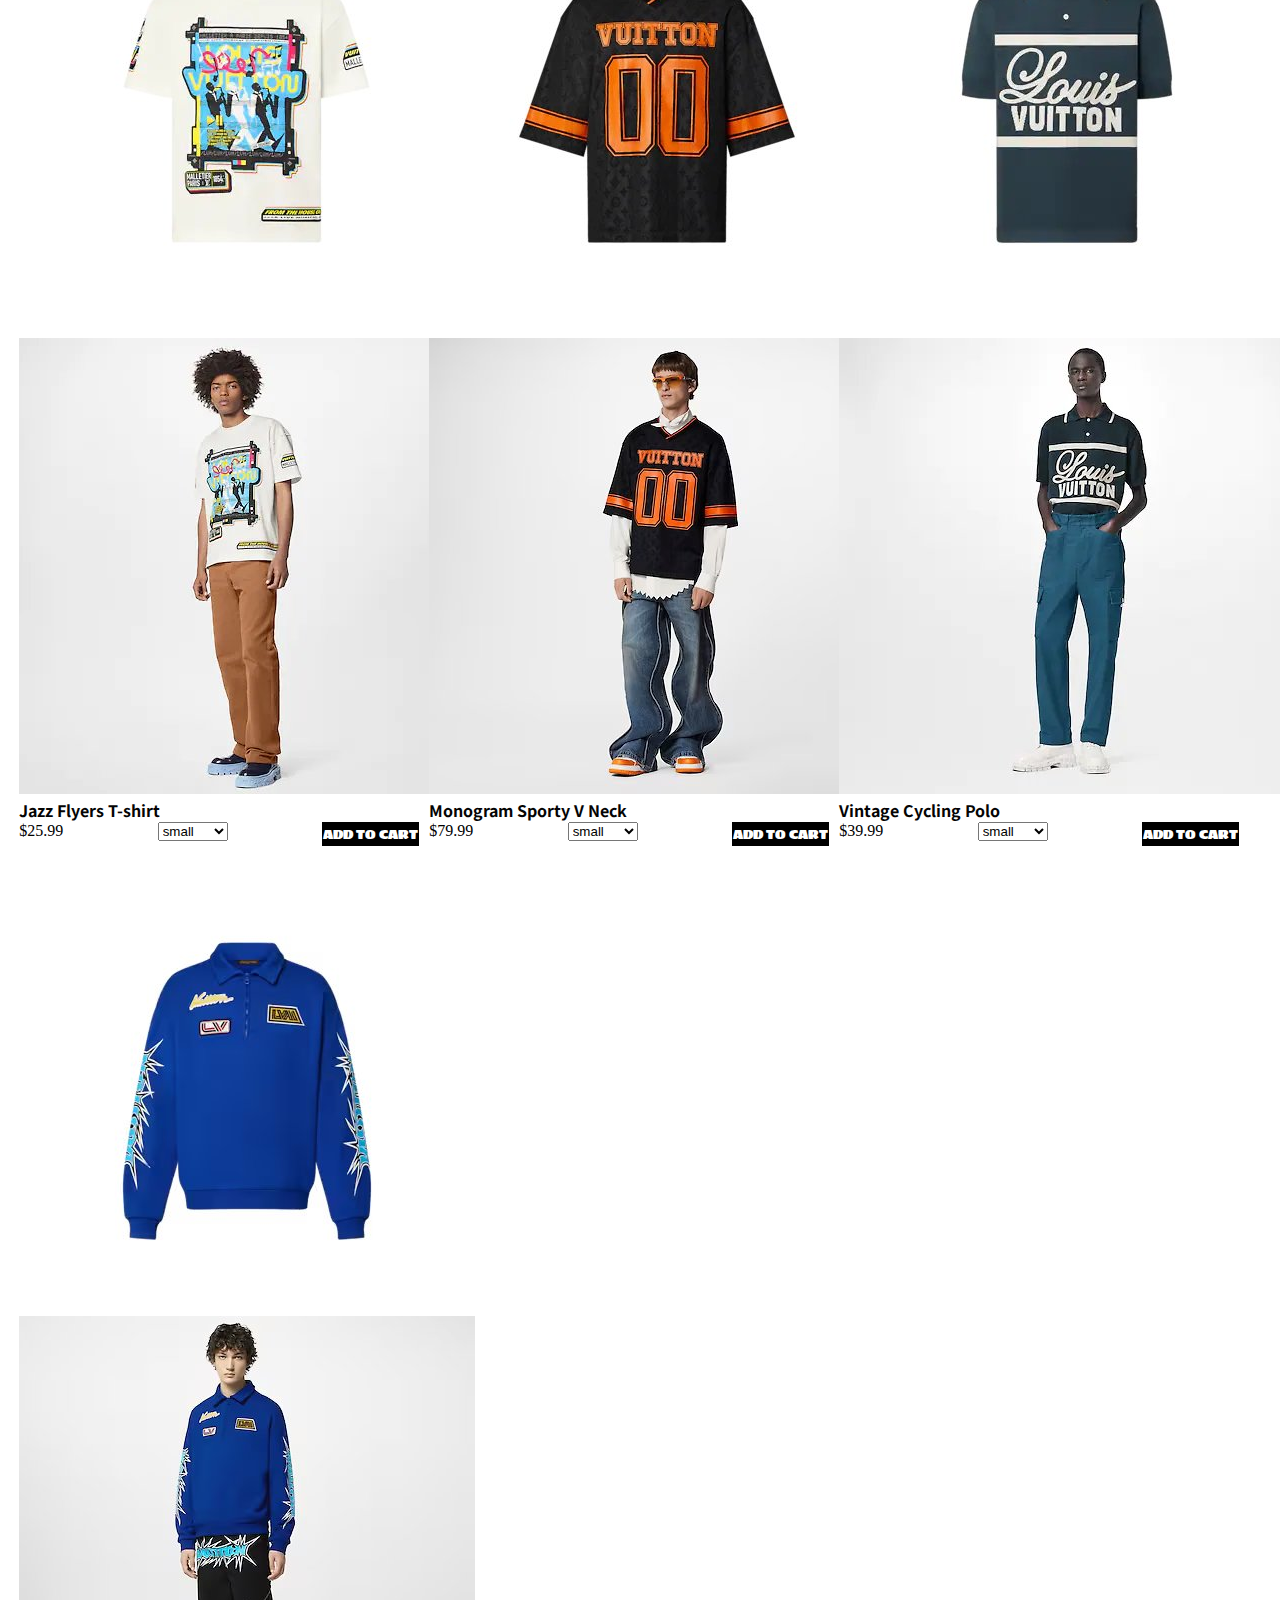
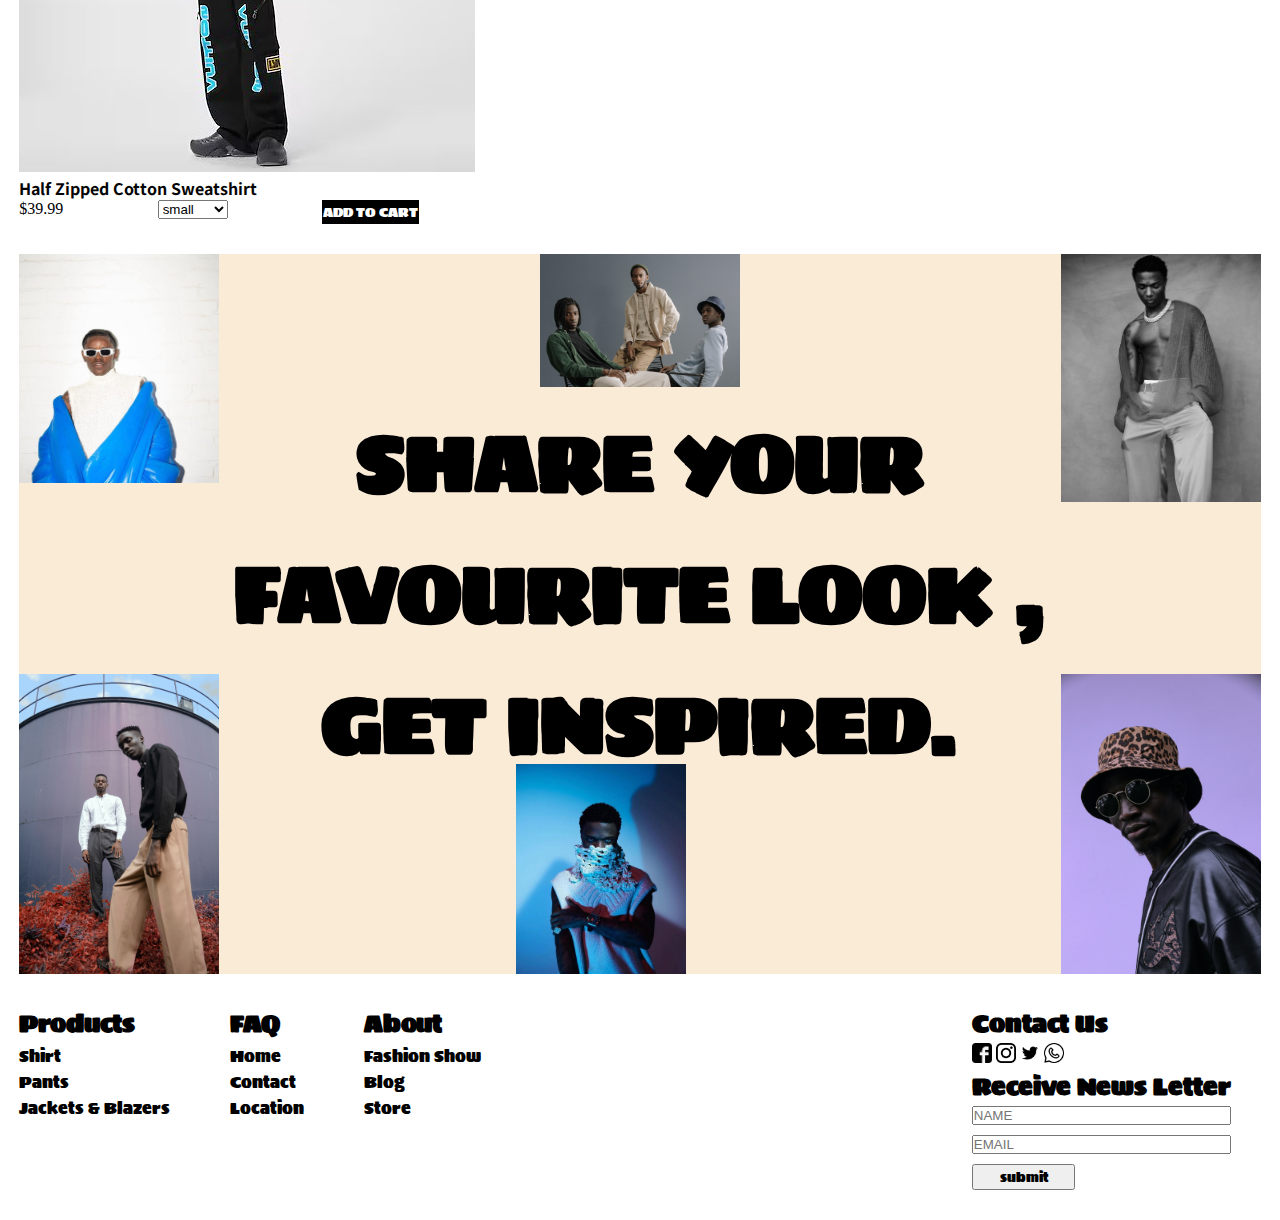
<file: shirt.html>
<!DOCTYPE html>
<html lang="en">
<head>
    <meta charset="UTF-8">
    <meta http-equiv="X-UA-Compatible" content="IE=edge">
    <meta name="viewport" content="width=device-width, initial-scale=1.0">
    <title>SHIRTS</title>
    <link href="https://cdn.jsdelivr.net/npm/bootstrap@5.3.0/dist/css/bootstrap.min.css" rel="stylesheet" integrity="sha384-9ndCyUaIbzAi2FUVXJi0CjmCapSmO7SnpJef0486qhLnuZ2cdeRhO02iuK6FUUVM" crossorigin="anonymous">
    <link rel="stylesheet" href="./style.css">
</head>
<body>
   <div class='section'>
    <nav>
      <div class="hamburger">
        <img src="./image/icon-hamburger.svg" alt="" class="open" onclick="showMenu()">
      </div>
        <div class="menu">
          <div class="close" onclick="hideMenu()">
            <img src="./image/icon-close.svg" alt="">
          </div>
            <ul>
               <a href="./shirt.html"><li>SHIRTS</li></a>
                <a href="./pants.html"><li>PANTS</li></a>
                <a href="./jackets.html"><li>JACKETS & BLAZERS</li></a>
            </ul>
        </div>
        <div class="logo"> 
         <a href="./index.html"> <h3>milana</h3></a>
        </div>
        <div class="cart-display"> 
          <a href="./cart.html"><p class="total-items-in-cart">CART</p></a>
        </div>
        </nav>
        </section>
        <!-- ===============end of nav ========================-->
        <section>
     <div class="explore-collection"> 
<h1>
   <span class="fill"> EXPLORE </span><br> COLLECTION
</h1>
             
    </div>
  </div>
  
        <!-- end of banner section -->
        <div class="section">
<div class="products">

<!--end of product  -->

   
</div><!--end of products  -->
</div>
        <!-- end of shop -->
    <div class="section">
        <div class="looks">
            <div class="share-your-looks">
              <img src="./image/IMG-20230606-WA0006.jpg" alt="" class="img1" width="200px">
              <img src="./image/IMG-20230606-WA0003.jpg" alt="" class="img2" width="200px">
              <img src="./image/prince-akachi-iuqcmC4NVNo-unsplash.jpg" alt="" class="img3" width="200px">
              <img src="./image/pexels-reza-kargar-12513230.jpg" alt="" class="img4" width="200px">
              <img src="./image/pexels-cottonbro-studio-6626999.jpg" alt="" class="img5" width="200px">
               <img src="./image/IMG-20230606-WA0000.jpg" alt="" class="img6" width="170px">
              <h1>
                share your <br>favourite look ,<br>get inspired.
              </h1>
            </div>
          </div>
        </div>



        <!--begining of footer  -->
  <footer>
    <div class="left-footer">
      <ul class="products-footer">
        <h2>Products</h2>
        <li>Shirt</li>
        <li>Pants</li>
        <li>Jackets & Blazers</li>
      </ul>
      <ul class="faq">
        <h2>FAQ</h2>
        <li>Home</li>
        <li>Contact</li>
        <li>Location</li>

      </ul>
      <ul class="about">
        <h2>About</h2>
        <li>Fashion Show</li>
        <li>Blog</li>
        <li>Store</li>
      </ul>
    </div>
<div class="right-footer">
<div class="contact">
  <h2>Contact Us</h2>
  <img src="./image/facebook logo.png" alt="" width="20px">
  <img src="./image/instagram.png" alt="" width="20px">
  <img src="./image/twitter.png" alt="" width="20px">
  <img src="./image/whatsapp.png" alt="" width="20px">
</div>
<div class="form">
  <h2>Receive News Letter</h2>
  <input type="text" placeholder="NAME">
  <input type="text" placeholder="EMAIL">
  <button class="button">submit</button>
</div>
</div>
  </footer>




  <script src="./store.js"></script>
  <script src="./app.js"></script>



 <script src="https://cdn.jsdelivr.net/npm/bootstrap@5.3.0/dist/js/bootstrap.bundle.min.js" integrity="sha384-geWF76RCwLtnZ8qwWowPQNguL3RmwHVBC9FhGdlKrxdiJJigb/j/68SIy3Te4Bkz" crossorigin="anonymous"></script>
</body>
</html>
</file>
<file: style.css>
@import url('https://fonts.googleapis.com/css2?family=Noto+Sans+SC:wght@100;300;400;500;700;900&family=Righteous&family=Sigmar&display=swap');


*{
    padding: 0px;
    margin: 0px;
    box-sizing: border-box;
    
}

h3{
    font-family: 'Righteous', cursive;
}
a{
    text-decoration: none;
    color:  rgb(4, 4, 4);
}

a:hover{
    color: gray;
}

a:active{
    color: gray;
}


h1,h2,h4,h5,h6,button,li{
    font-family: 'Sigmar', cursive;
  }
p{
    font-family: 'Noto Sans SC', sans-serif;
}
.section{
    width: 97%;
    margin: 0 auto;
}
.section nav{
    width: 97%;
    display: flex;
    justify-content: space-between;
    align-items: center;
    position: fixed;
    z-index: 2;
    top: 0;
    background-color:white;
   height: 10vh;
}
nav .hamburger{
    display: none;
    color: black;
    background-color: black;
}

.menu ul{
    display: flex;
    list-style-type: none;
    margin-top: 10px;

}
.menu .close{
    display: none;
}
.menu ul li{
    margin-right: 40px;
    
}
.logo{
    text-align: center;
    align-self: center;
    justify-self: center;
    font-family: 'Righteous', cursive;
    font-size: 400;
   
}


nav .cart-display{
    display: flex;
    width: 100px;
    justify-content: center;
    align-items: center;
}
.cart-display .total-items-in-cart{
   margin-top: 10px;
   font-family: 'Sigmar', cursive;

}
/* banner section */

.section .banner{
    height: 85vh;
    background-image: url("./image/Louis-Vuitton-2021-Christopher-Soft-Trunk-Bags-002.jpg");
    background-position: top;
    background-size: cover;
    background-repeat: no-repeat;
    position: relative;
    display: flex;
}
.banner .left-text{
    align-self: flex-end;
    width: 60%;
    margin-left: 100px;
}
.banner .left-text h1{
    font-weight: 400;
    font-size:150px ;
    -webkit-text-stroke: 1px white;
    -moz-color:white;
    color: transparent;

}
.banner .left-text .fill{
    color: white;
}
.banner .right-text{
    align-self: flex-end;
    margin-bottom: 20px;
    color: white;
    text-transform: capitalize;
}
/* =============body============== */
.section .body{
    display: flex;
    justify-content: center;
    gap: 30px;
    margin-top: 20px;
}
.section .body .body-left{
    margin-left: 100px;
    flex: 45%;
    margin-right: 30px;
}
.body .body-left h2{
    font-size: 40px;
}
.body .body-right img{
    margin-right: 10px;
}
.body .body-right p{
    width: 70%;
    text-transform: capitalize;
}
.body .body-right .button{
    padding: 20px;
    padding-top: 10px;
    padding-bottom: 10px;
    padding-right: 30px;
    padding-left: 30px;
    background: transparent;
}
.body .body-right .button:hover{
    background:rgb(4, 4, 4) ;
    color:transparent;
    -webkit-text-stroke: 1px white;
}
.section .new-arrivals{
    height: 100vh;
    margin-top: 30px;
    padding-top: 50px;
   position: relative;
}
.section .new-arrivals h2{
    text-align: center;
    padding-bottom: 30px;
}
.section .new-arrivals .product-arrivals{
    display: flex;
    justify-content: center;
    gap: 5px;

}
.section .new-arrivals .slide-size{
    width: 400px;
}
.section .new-arrivals .button{
padding: 10px;
padding-left: 20px;
padding-right: 20px;
background: transparent;
position: absolute;
right: 45%;
left: 45%;

}
.new-arrivals .button:hover{
    background:rgb(4, 4, 4) ;
    color:transparent;
    -webkit-text-stroke: 1px white;
}

.section .spring-summer{
   padding-bottom: 80px;
}
.section .spring-summer h2{
    margin-left: 35px;
    font-size: 45px;
}
.section .spring-summer .summer-show{
    display: flex;
    gap: 10px;
    justify-content: center;
}
.looks{
    height: 80vh;
}
.section .share-your-looks{
    height: 80vh;
    position: relative;
    text-align: center;
    text-transform: uppercase;
    font-size: 40px;
    background-color: antiquewhite;
}
.share-your-looks .img4{
    position: absolute;
    bottom: 0;
    right: 0;
}
.share-your-looks .img3{
    position: absolute;
    bottom: 0;
    left: 0;
}
.share-your-looks .img1{
    position: absolute;
    top: 0;
    right: 0;
}
.share-your-looks .img2{
    position: absolute;
   top: 0;
    left: 0;
}
.share-your-looks .img6{
    position: absolute;
   bottom: 0;
   left: 40%;
}
footer{
    width: 97%;
    margin: 0 auto;
    display: flex;
    justify-content: space-between;
    padding-top: 30px;

}
footer .left-footer{
    display: flex;
    justify-content: space-around;
}
.left-footer ul{
    margin-right: 60px;
    list-style-type: none;
}
footer .right-footer {
    margin-right: 30px;
    padding-bottom: 30px;
}
.right-footer .form{
    display: flex;
    flex-direction: column;
}
.form input{
    margin-bottom: 10px;
}
.form .button{
    width: 40%;
}

/****************** shirt page ********************************/
.section .explore-collection{
    color: black;
    background: none;
    margin-top: 50px;
    height: 50vh;
    position: relative;
}
.explore-collection h1{
    font-size: 100px;
}
.explore-collection h1 .fill{
    -webkit-text-stroke: 1px black;
    color: transparent;
}
.section .products{
    display: grid;
    grid-template-columns: 400px 400px 400px;
    gap: 10px;
    padding-bottom: 30px;
  
}
.products .product .slide-size{
    width: 400px;
}
.products .product .pdetails{
    display: flex;
    justify-content: space-between;
}
.product .pdetails .btn{
    border: solid 1px black;
    background-color: black;
    color: white;
    border-radius: 0%;
}
/****************** pants page ********************************/
.section .pants{
    display: grid;
    grid-template-columns: 400px 400px 400px;
    gap: 10px;
    padding-bottom: 30px;

}
.pants .pant .slide-size{
    width: 400px;
}
.pants .pant .pdetails{
    display: flex;
    justify-content: space-between;
}
.pant .pdetails .btn{
    border: solid 1px black;
    background-color: black;
    color: white;
    border-radius: 0%;
}








/******************jacket and blazers page ********************************/
.section .jackets{
    display: grid;
    grid-template-columns: 400px 400px 400px;
    gap: 10px;
    padding-bottom: 30px;
  
}
.jackets .jacket .slide-size{
    width: 400px;
}
.jackets .jacket .pdetails{
   display: flex;
  justify-content: space-between;
}
.jacket .pdetails .btn{
    border: solid 1px black;
    background-color: black;
    color: white;
    border-radius: 0%;
}
/* ====================cart page===================== */
.section .cart {
    height: 20vh;
}
.section .cart-header{
    display: grid;
    grid-template-columns: 1fr 1fr 1fr;
    border-bottom: solid 2px black;
    padding-bottom: 10px;
}
.cart-header .column1{
    margin-left: 10px;
}
.section .cart-items .cart-item{
    display: grid;
    grid-template-columns: 1fr 1fr 1fr;

}
.cart-item .item-info{
    display: grid;
    grid-template-columns: 100px 1fr 100px ;
    height: 50px;
    margin-top: 0px;
   margin-right: 5px;
}
.item-info img{
    height: 40px;
    width: 40px;
}
.item-info p{
    margin-top: 5px;
}
.item-info .remove{
    cursor: pointer;
    margin-top: 2px;
    width: 70px;
    border: solid 1px red;
   text-align: center; 
   height: 40px;
   margin-left: 3px;
}
.cart-item .unit-price{
    margin-top: 5px;

}
.cart-items .units{
    display: flex;
    justify-content: space-between;
    font-size: 20px;
   margin-top: 5px;
  
   
}
.units .minus,.units .plus{
    cursor: pointer;
    padding: 5px;
    border: solid 1px black;
    text-align: center;
    font-size: 20px;
    font-weight: 900;
    width: 40px;
    border-radius: 50px;
    height: 40px;
   
}
.cart-footer{
    display: flex;
    flex-direction: column;
    justify-content: center;
    align-items: center;
    padding-bottom: 20px;
    padding-top: 20px;
}
.cart-footer .subtotal{
    border: solid 1px black;
    padding: 10px;
}
.cart-footer .checkout{
    border: solid 1px black;
    color: white;
    background-color: black;
    padding: 14px;
}
/****************** media Query********************************/
@media screen and (max-width:600px) {
    .section{
        width: 100%;
        margin: 0;
    }
    .section nav{
        width: 100vw;
        height: 5vh;
       
    }
    nav .hamburger{
        display: block;
        background-color: black;
        margin-left: 10px;
    }

    .menu{
        position: absolute;
        top:0px;
        width: 100%;
        height: 40vh;
        background-color:black;
        color: white;
        display: none;
        flex-direction: column;
        z-index: 3;
       
    }
     .section nav .menu .close{
        display: block;
    }
    .menu  ul {
        display: flex;
        flex-direction: column;
        
    }
    .menu ul li{
        color: white;
        font-size: 30px;
        margin-right: 0px;
    }
    nav .cart-display{
        text-align: center;
        align-items: center;
    }

    /* banner section */
    .section .banner{
        height: 80vh;
        flex-direction: column;
    }
    .banner .left-text{
       position: relative;
        width: 100%;
        margin-left: 0px;
        height: 80%;
    }
    .banner .left-text h1{
        font-size: 80px;
       position: absolute;
       bottom: 10px;
       margin-left: 10px;
    }
    .banner .right-text{
        align-self: flex-start;
        margin-left: 10px;
    }
    /* =============body========== */
    .section .body{
        flex-direction: column;
        justify-content: center;
        align-items: center;
    }
   .section .body .body-left{
        margin-left: 2px;
        margin-right: 0px;
        display: flex;
        flex-direction: column;
        /*  justify-content: center; 
        align-items: center; */
    }
    .body-left img{
       width: 200px;
       height: 200px; 
    }
    .section .body .body-right{
        display: flex;
        flex-direction: column;
        align-items: center;
        justify-content: center;
        align-items: center;
    }
    .body .body-right img{
       display: none;
    }
    .body .body-right .body-right-text{
        margin-left: 75px;
    }
/* ================new arrivals=============== */
.section .new-arrivals{
    height: 120vh;
    margin-top: 10px;
    padding-top: 10px;
}

 .section .new-arrivals .product-arrivals{
    flex-direction: column;
    gap: 2px;
    align-items: center;
    justify-content: center;
 }  
  
 .section .new-arrivals .slide-size{
    height: 200px;
    width: 200px;
 }   

.section .new-arrivals .button{
    width: 150px;
    left: 30%;
    margin-top: 10px;
}
.section .summer-show{
    flex-direction: column;
    margin-left: 5px;
    align-items: center;
    justify-content: center;
}
.summer-show img{
    width: 200px;
}
/* ======share your looks */
.section .looks{
    height: 20vh;
    font-size:20px ;
}
.looks .share-your-looks{
    height:100%;
    align-items: center;
    justify-content: center;
    position: relative;
   
}
.looks .share-your-looks h1{
    align-self: center;
  padding-top: 40px;
  font-size: 20px;
}
.looks .share-your-looks img{
    display: none;  
}

footer {
    flex-direction: column;
    padding-bottom: 30px;
}
.left-footer ul{
    margin-right: 15px;
}
footer .right-footer{
    margin-right: 0px;
    margin-left: 5px;
}
/* ===============shirt page===================== */
.section .explore-collection{
    height: 18vh;
}
.section .explore-collection h1{
    font-size: 50px;
}
.section .products{
    grid-template-columns: 300px;
    grid-template-rows: 300px;
    gap: 5px;
    justify-content: center;
}
.products .product .slide-size{
    width: 200px;
    height: 200px;
    margin-left: 25px;
}
.product .pdetails .btn{
    font-size: 12px;
    margin-bottom: 10px;
}
/* ===============pants page============= */
.section .pants{
    grid-template-columns: 300px;
    grid-template-rows: 300px;
    gap: 5px;
    justify-content: center;
}
.pants .pant .slide-size{
    width: 200px;
    height: 200px;
    margin-left: 25px;
}
.pant .pdetails .btn{
    font-size: 12px;
    margin-bottom: 10px;
}

/* ===============jackets and Blazers page ================*/
.section .jackets{
    grid-template-columns: 300px;
    grid-template-rows: 300px;
    gap: 5px;
    justify-content: center;
}
.jackets .jacket .slide-size{
    width: 200px;
    height: 200px;
    margin-left: 25px;
}
.jacket .pdetails .btn{
    font-size: 12px;
    margin-bottom: 10px;
}

/* ============cart page=========== */
.section .cart{
    height: 10vh;
}
.section .cart-header{
    grid-template-columns: 2fr 80px 1fr;
}
.cart-header .column2{
    text-align: center;
    
}
.cart-item{
    grid-template-columns: 2fr 50px 1fr;
}
.cart-item .item-info{
    height: 70px;
    width: 200px;
    margin-right: 2px;
    position: relative;
    gap: 0px;
    font-size: 12px;
}

.item-info .item-name{
    width: 100px;
    margin-right: 30px;
    position: absolute;
    left: 45px;
    top: 0px;
    margin-top: 1px;
}
.item-info .remove{
    height: 25px;
    position: absolute;
   top: 0px;
   right: 3px;
   width: 50px;
}
.cart-item .unit-price{
    width: 50px;
    margin-left: 20px;
}
.cart-item .units{
    position: relative;
}
.units .minus,.units .plus{
    position: relative;
    height: 25px;
    width: 25px;
    border-radius: 25px;
    font-size: 10px;
    text-align: center;
    margin-top: 5px;
}
.units .minus p,.units .plus p{
    padding-bottom: 15px;
    font-size: 15px;
    position: absolute;
    top: 0px;
    margin-left: 3px;
    

}





}
</file>
